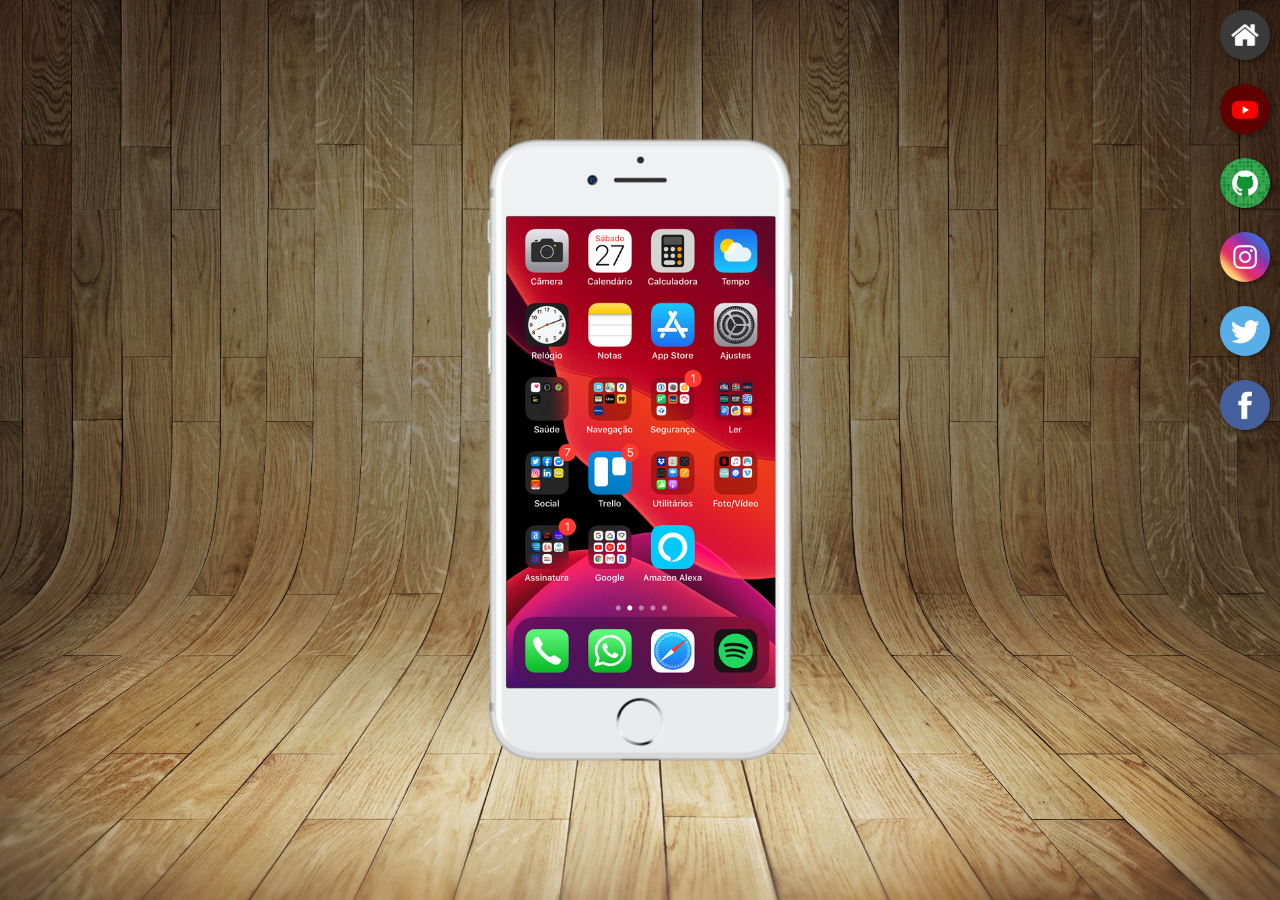
<file: index.html>
<!DOCTYPE html>
<html lang="pt-br">
<head>
    <meta charset="UTF-8">
    <meta name="viewport" content="width=device-width, initial-scale=1.0">
    <title>Projeto Redes Sociais</title>
    <link rel="shortcut icon" href="favicon.ico" type="image/x-icon">
    <link rel="stylesheet" href="estilos/style.css">
</head>
<body>
    <main>
        <section id="telefone">
            <iframe src="home.html" name="tela" id="tela" frameborder="0"></iframe>
        </section>
        <section id="redes-sociais">
            <a href="home.html" target="tela"><img src="imagens/logo-home.jpg" alt="Home"></a><br>
            <a href="youtube.html" target="tela"><img src="imagens/logo-youtube.jpg" alt="YouTube"></a><br>
            <a href="github.html" target="tela"><img src="imagens/logo-github.jpg" alt="Github"></a><br>
            <a href="instagram.html" target="tela"><img src="imagens/logo-instagram.jpg" alt="Instagram"></a><br>
            <a href="twitter.html" target="tela"><img src="imagens/logo-twitter.jpg" alt="Twitter"></a><br>
            <a href="facebook.html" target="tela"><img src="imagens/logo-facebook.jpg" alt="Facebook"></a>
        </section>
    </main>
</body>
</html>
</file>
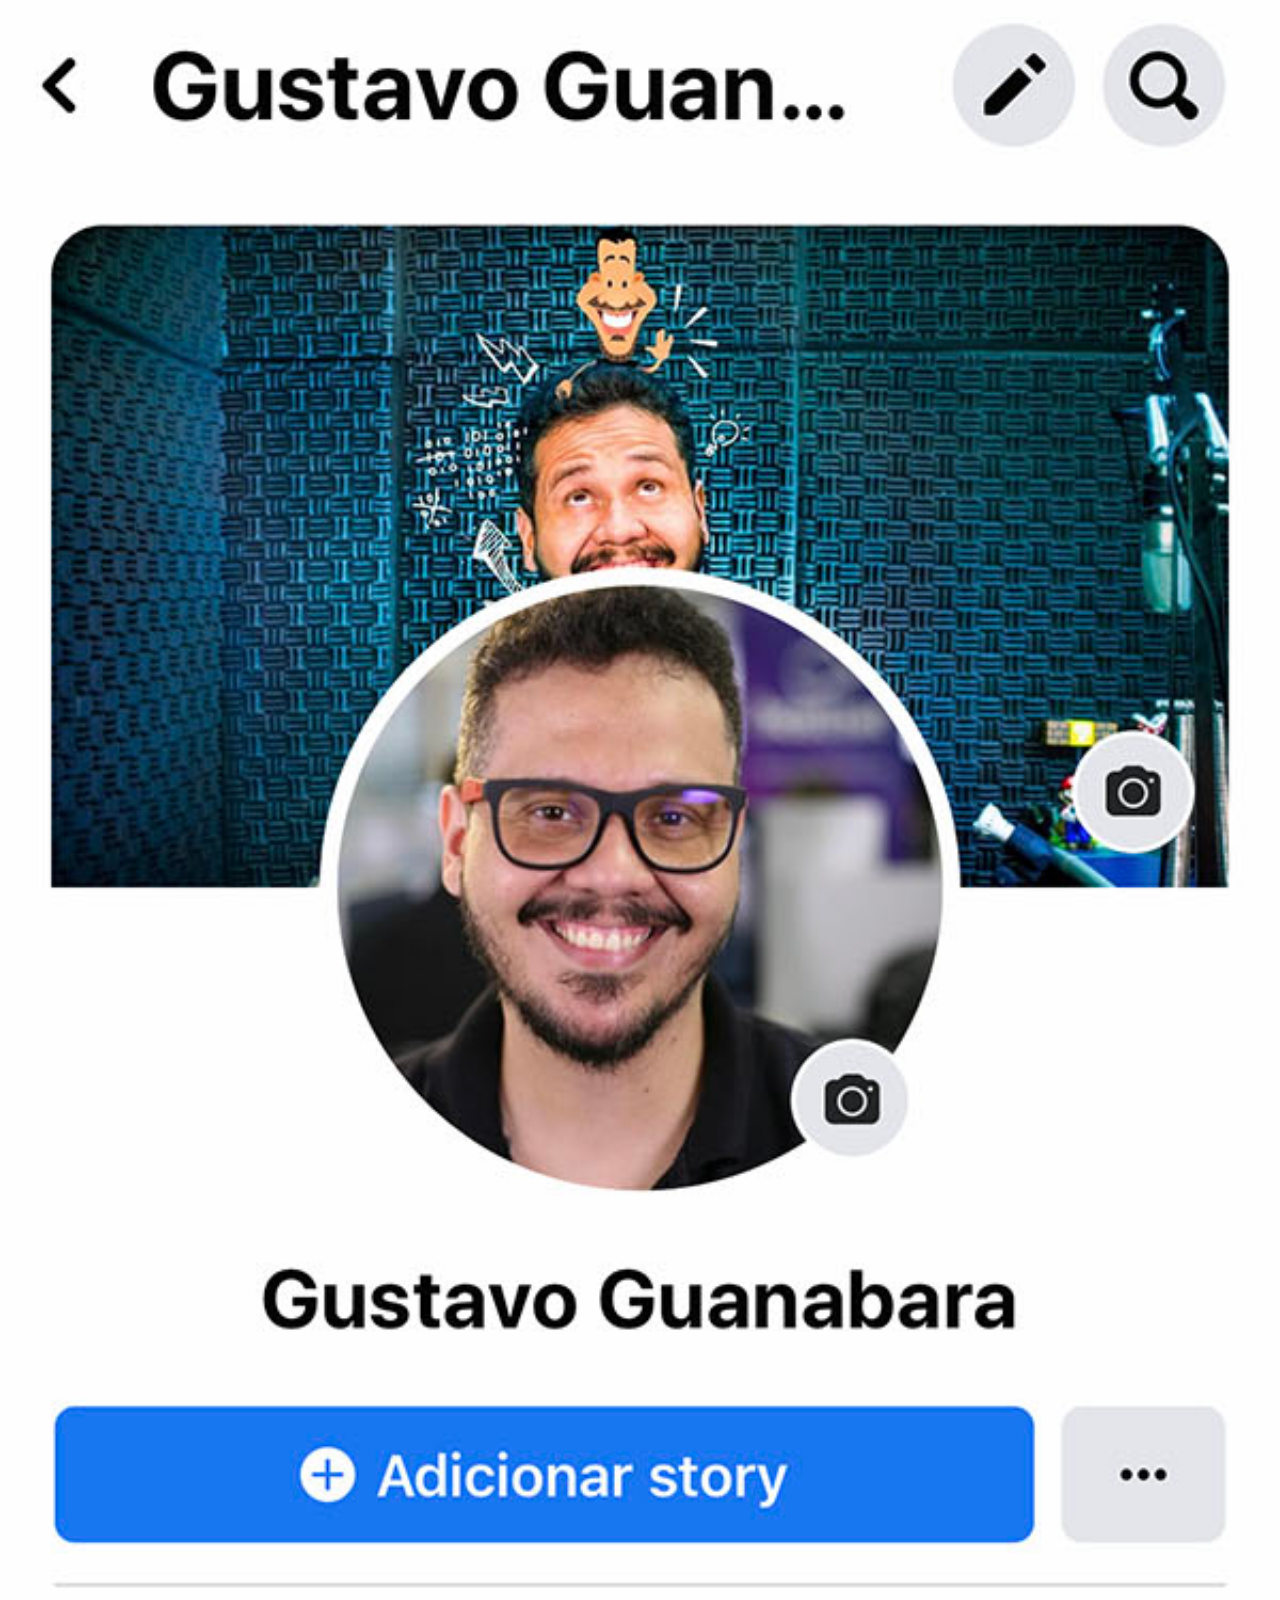
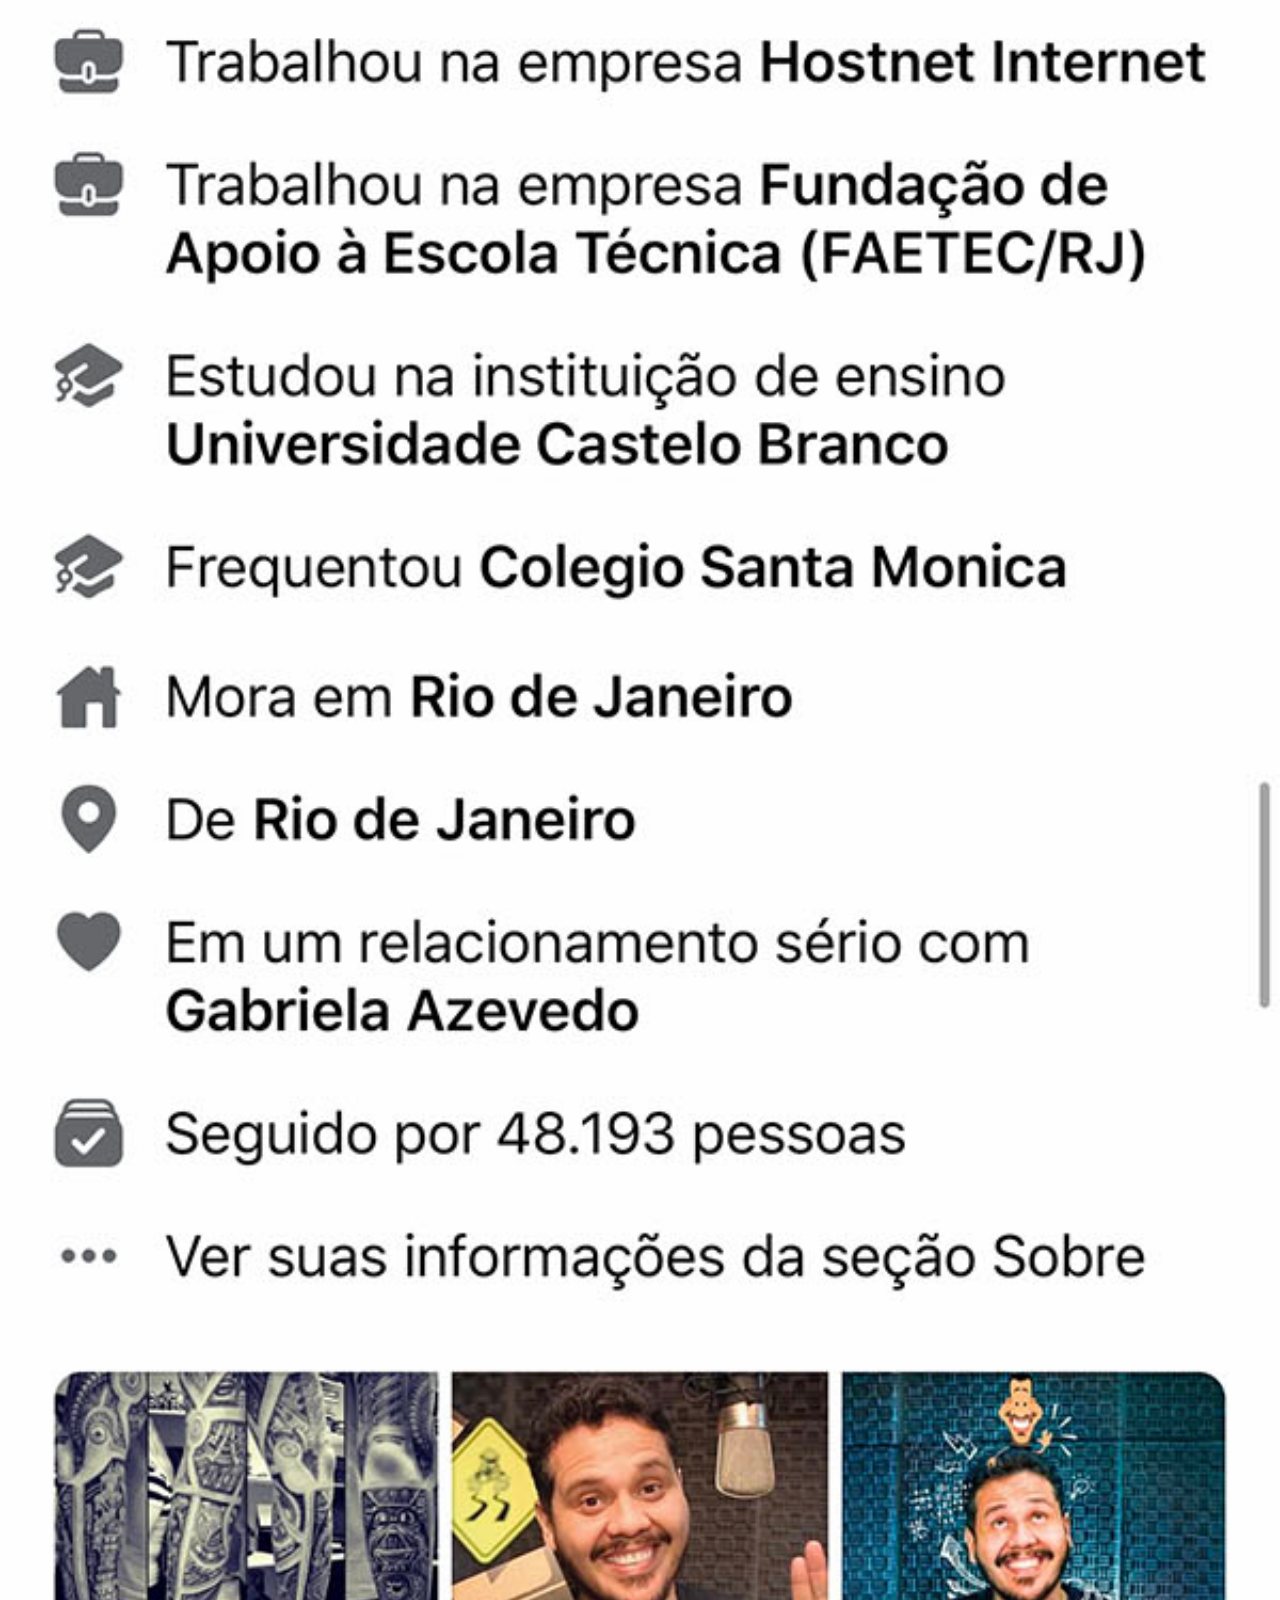
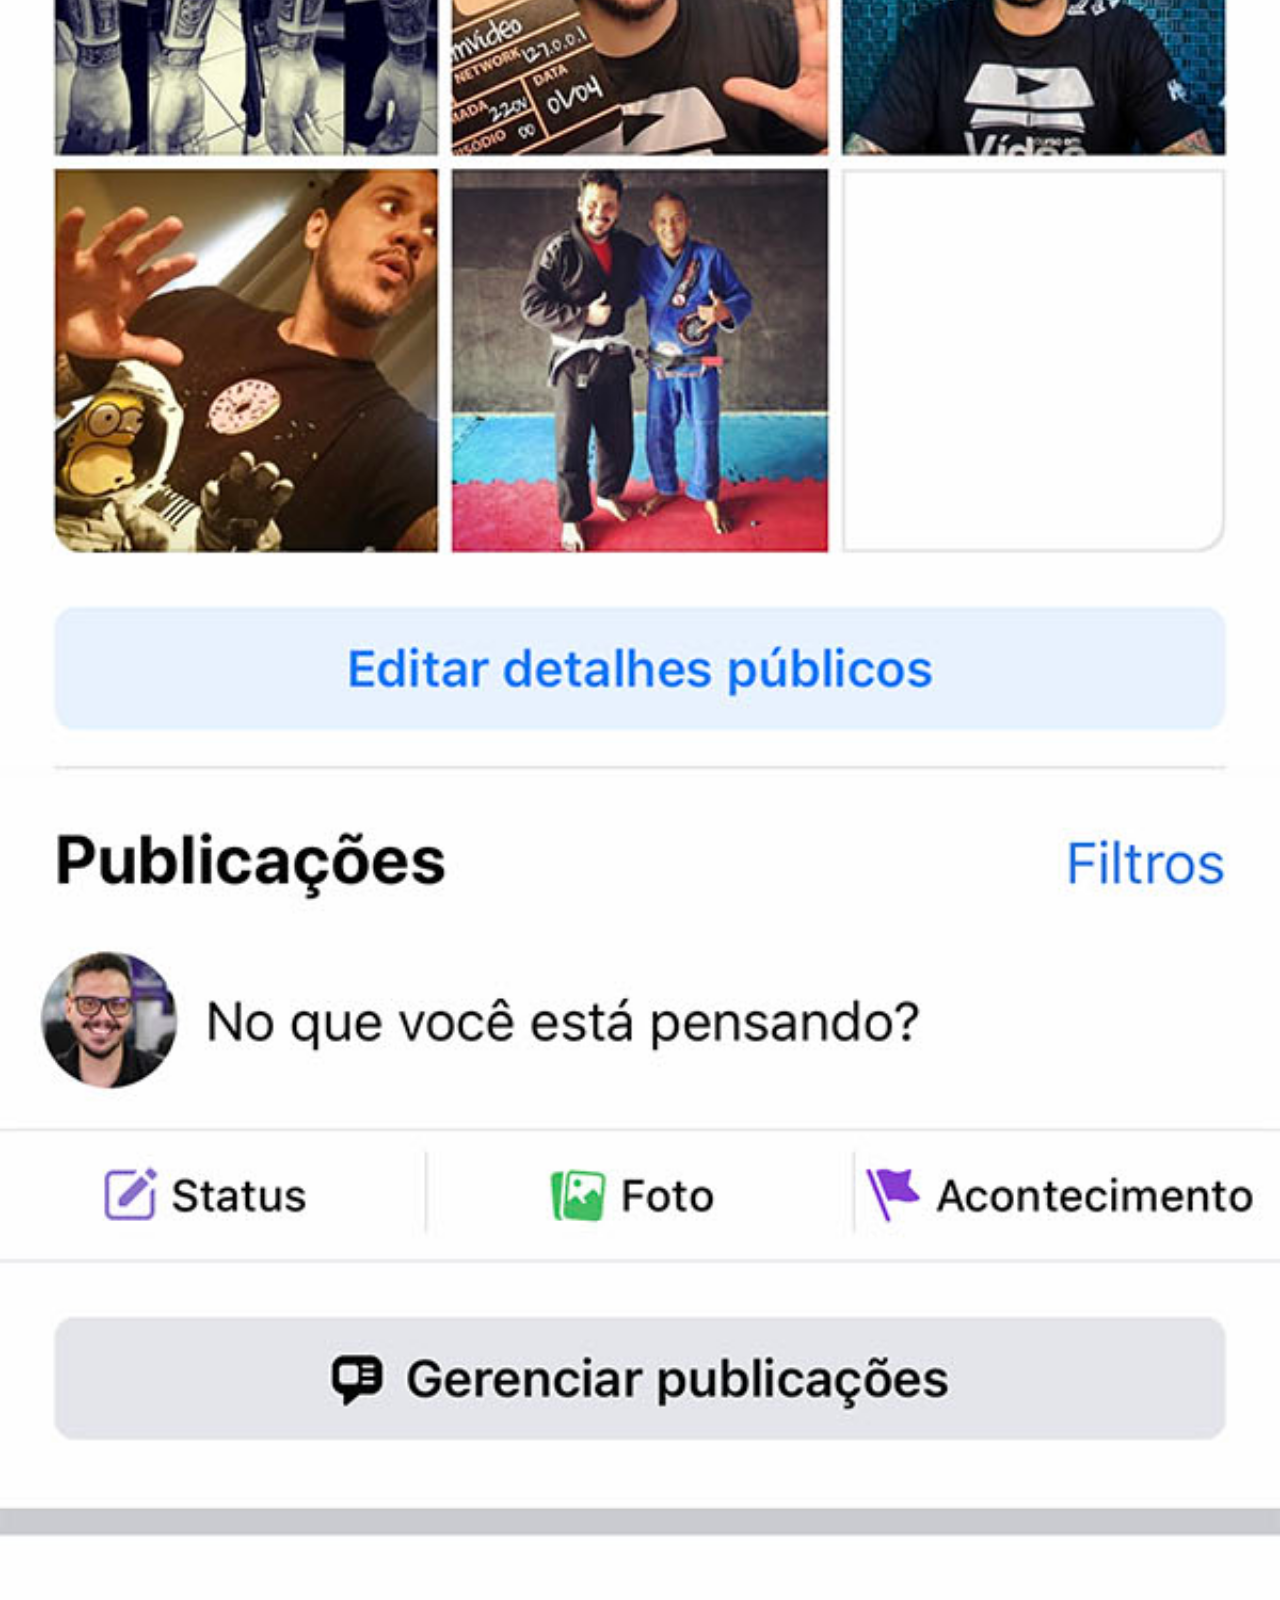
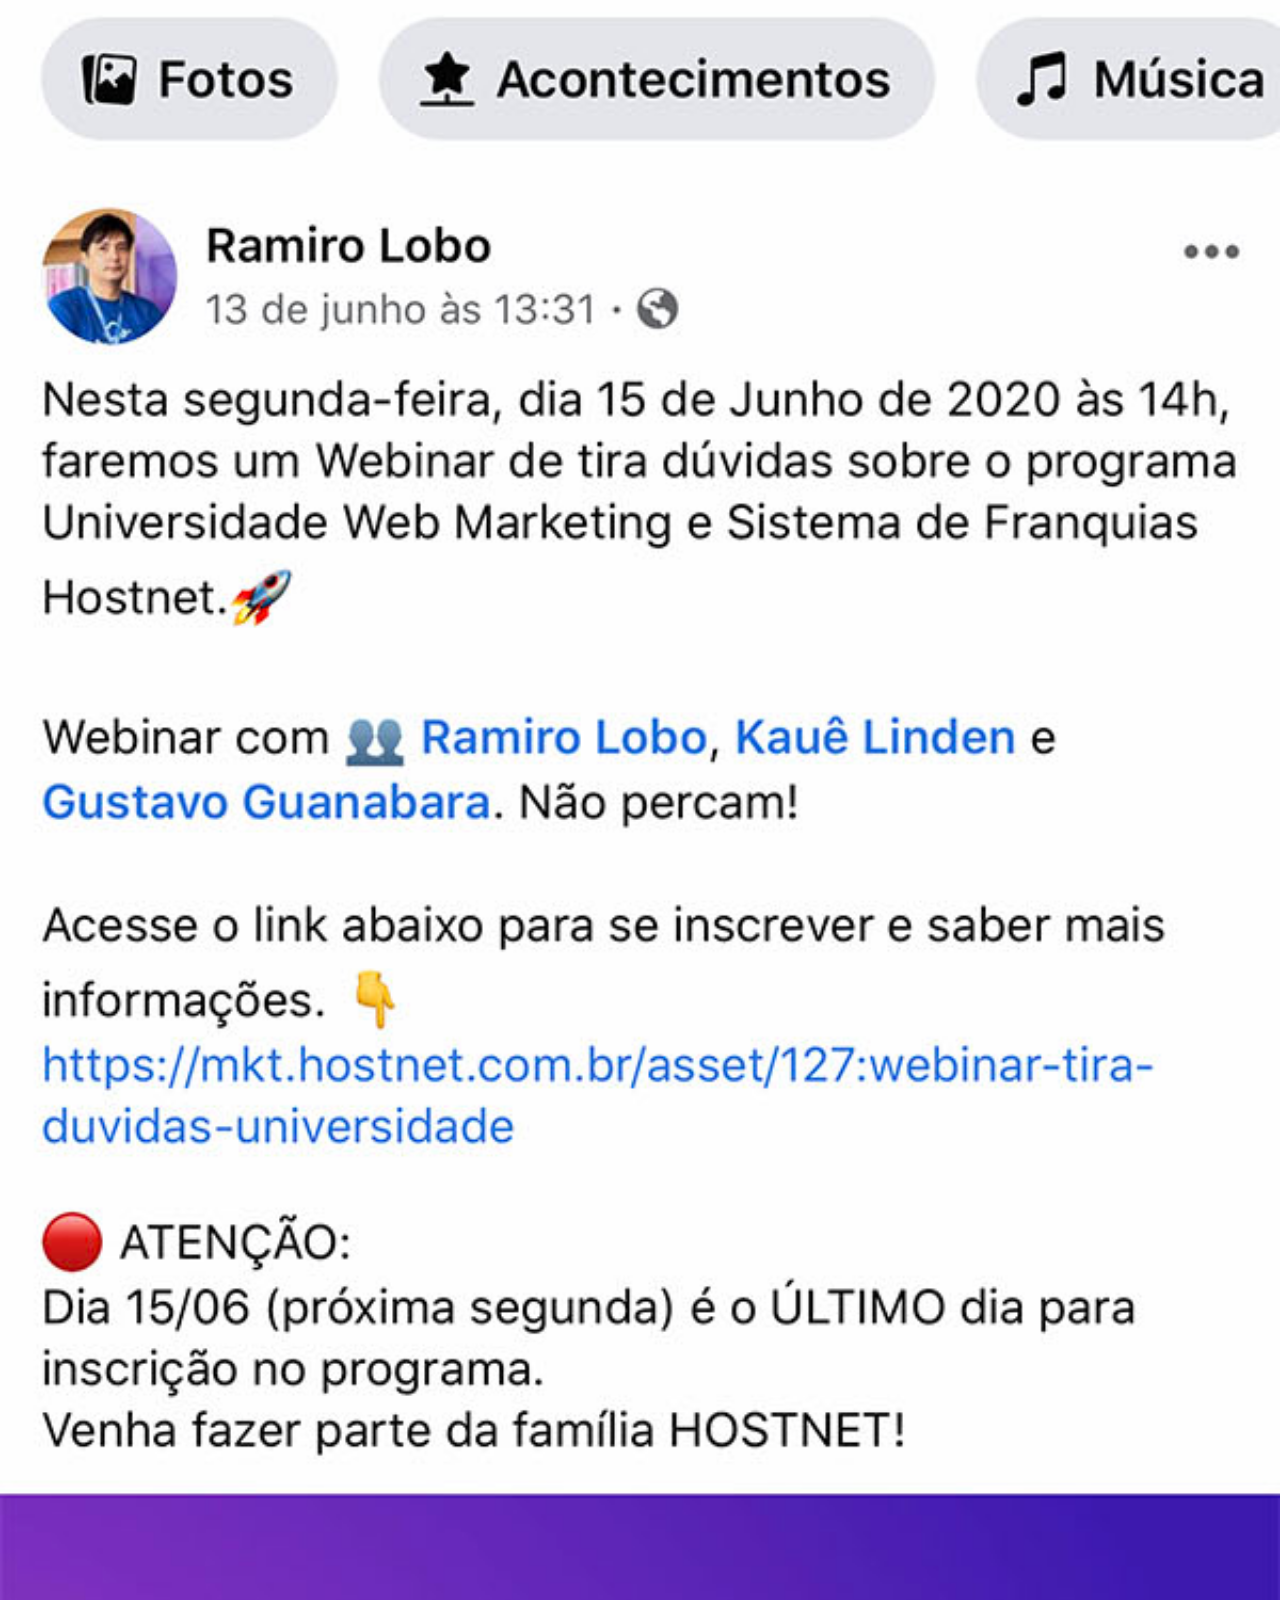
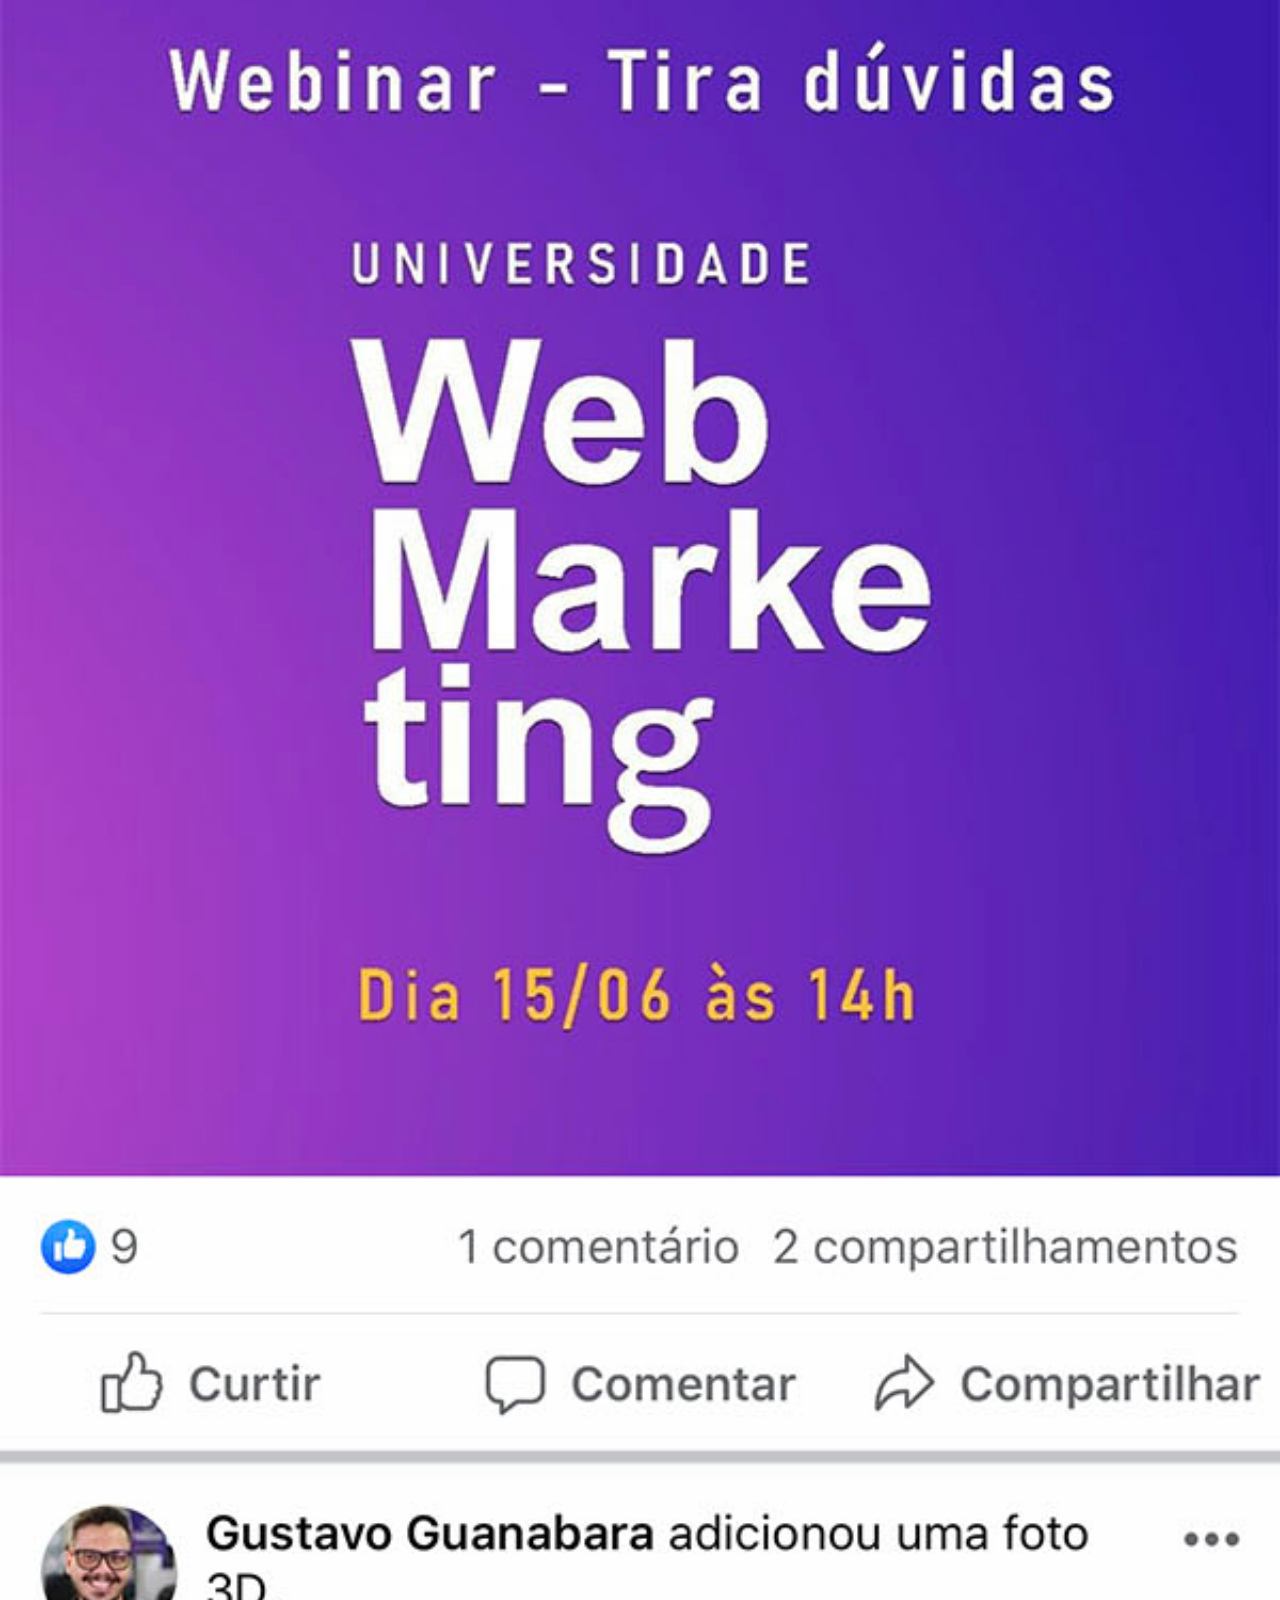
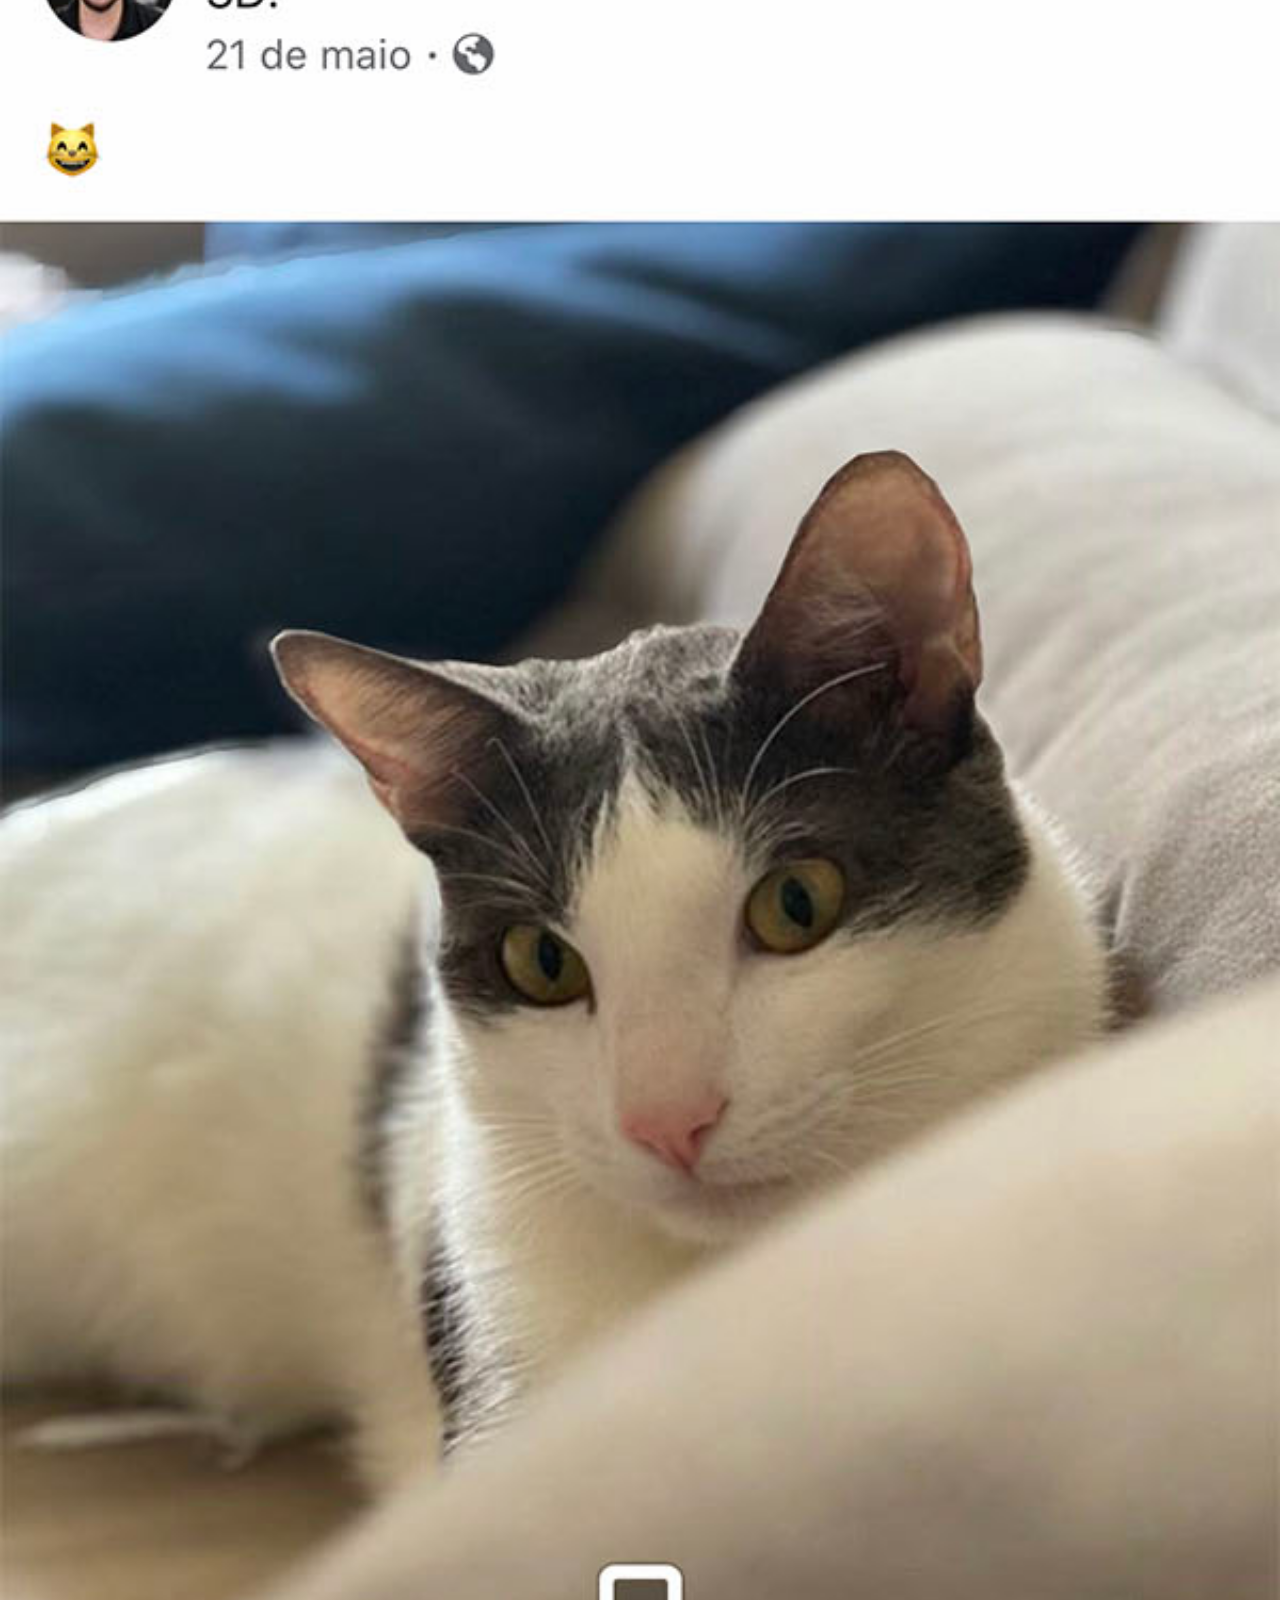
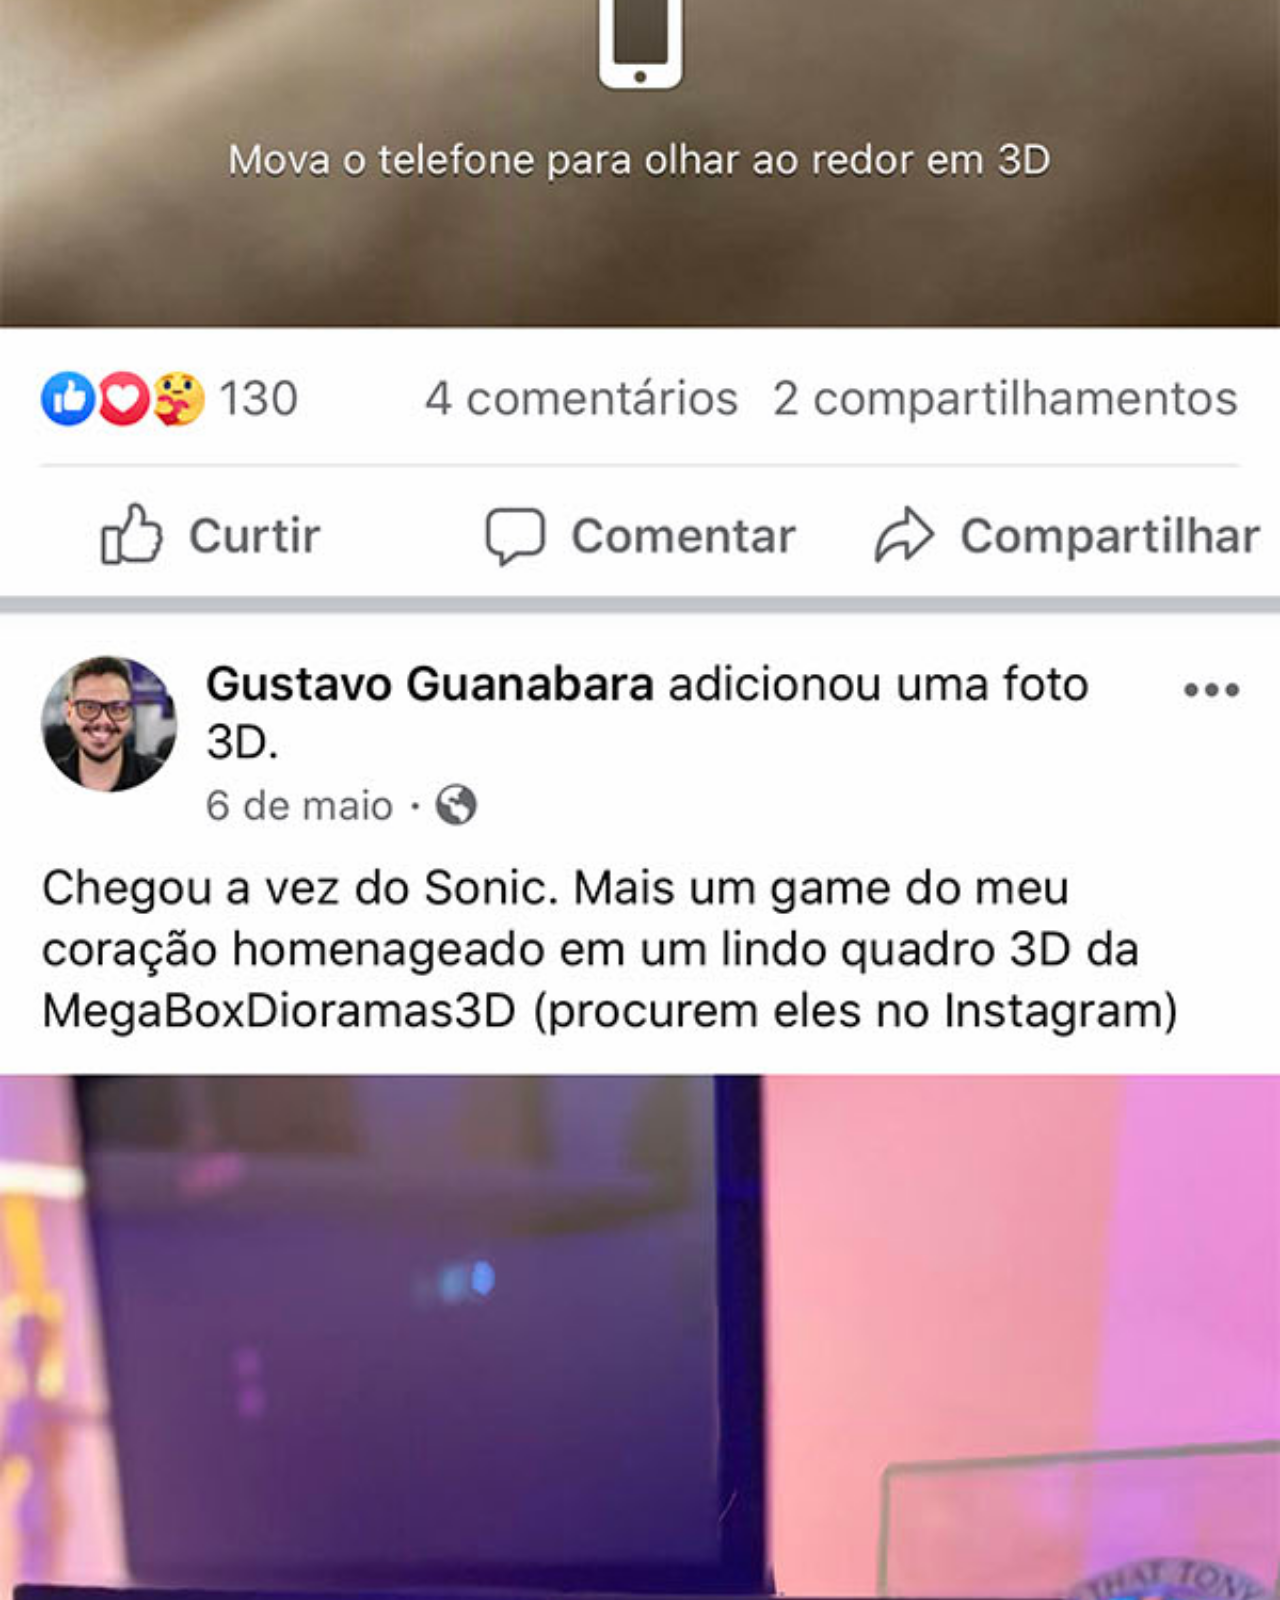
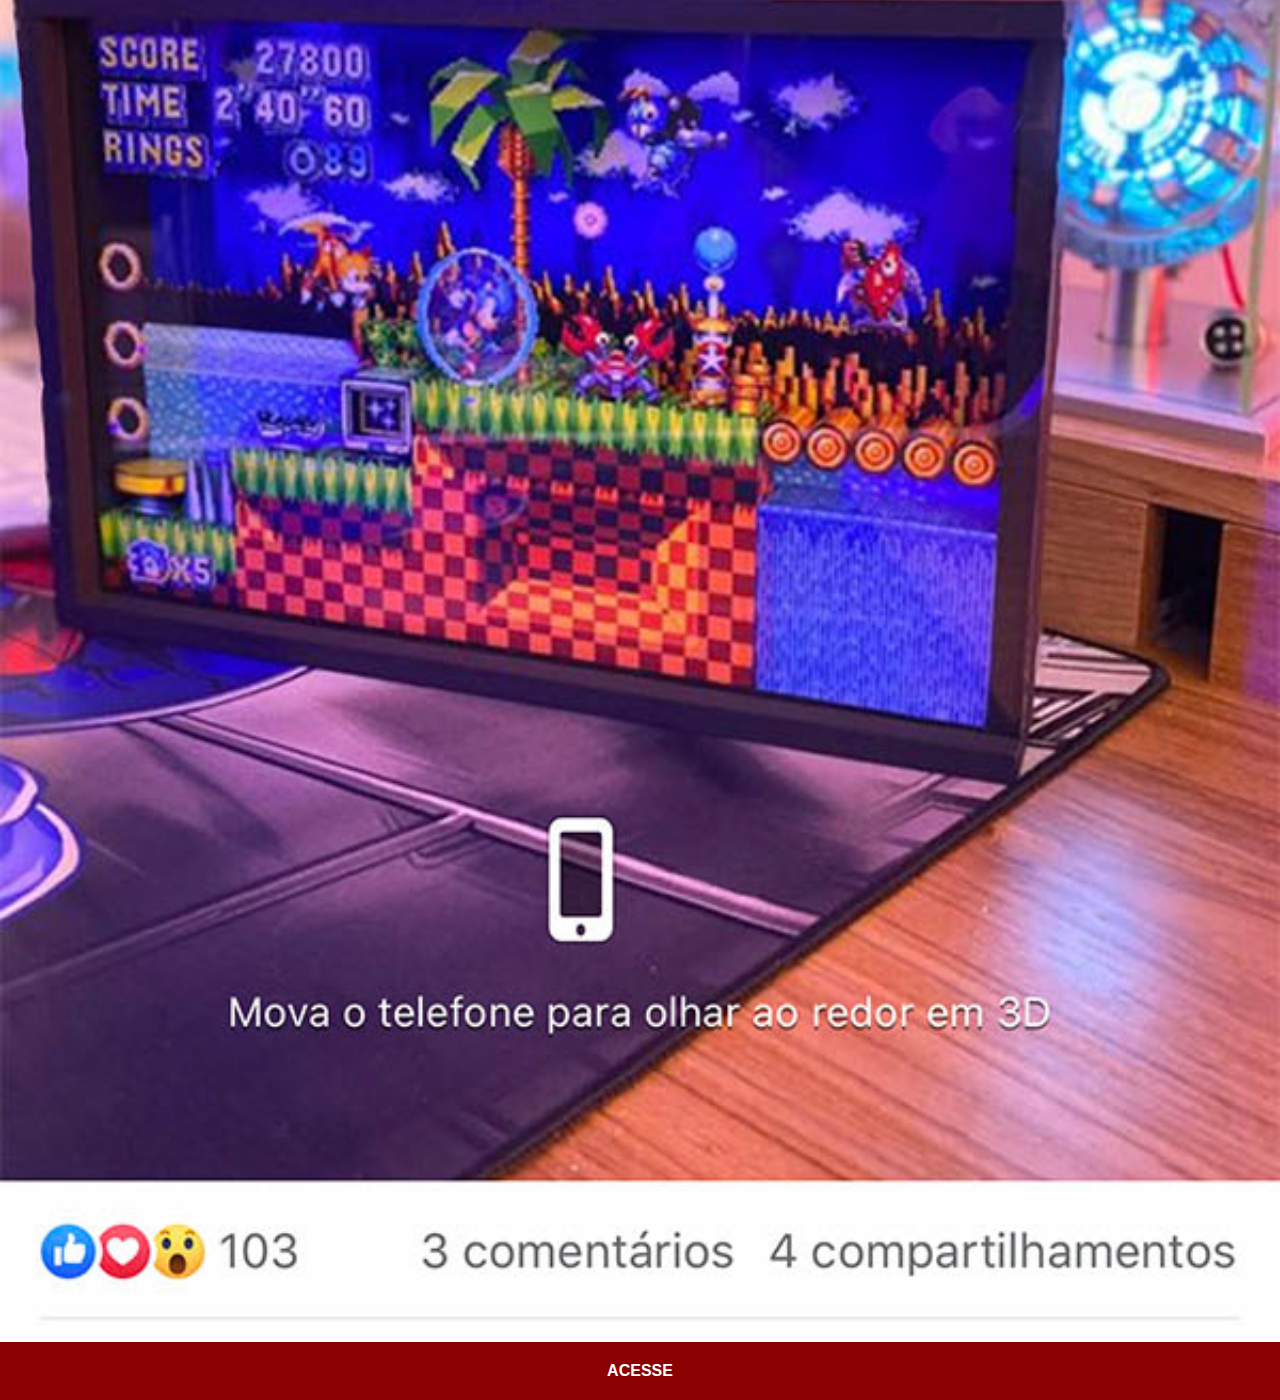
<file: facebook.html>
<!DOCTYPE html>
<html lang="pt-br">
<head>
    <meta charset="UTF-8">
    <meta name="viewport" content="width=device-width, initial-scale=1.0">
    <title>Facebook</title>
    <link rel="stylesheet" href="estilos/social.css">
</head>
<body>
    <img src="imagens/tela-facebook.jpg" alt="Facebook">
    <a href="https://www.facebook.com/?locale=pt_BR" target="_blank">ACESSE</a>
</body>
</html>
</file>
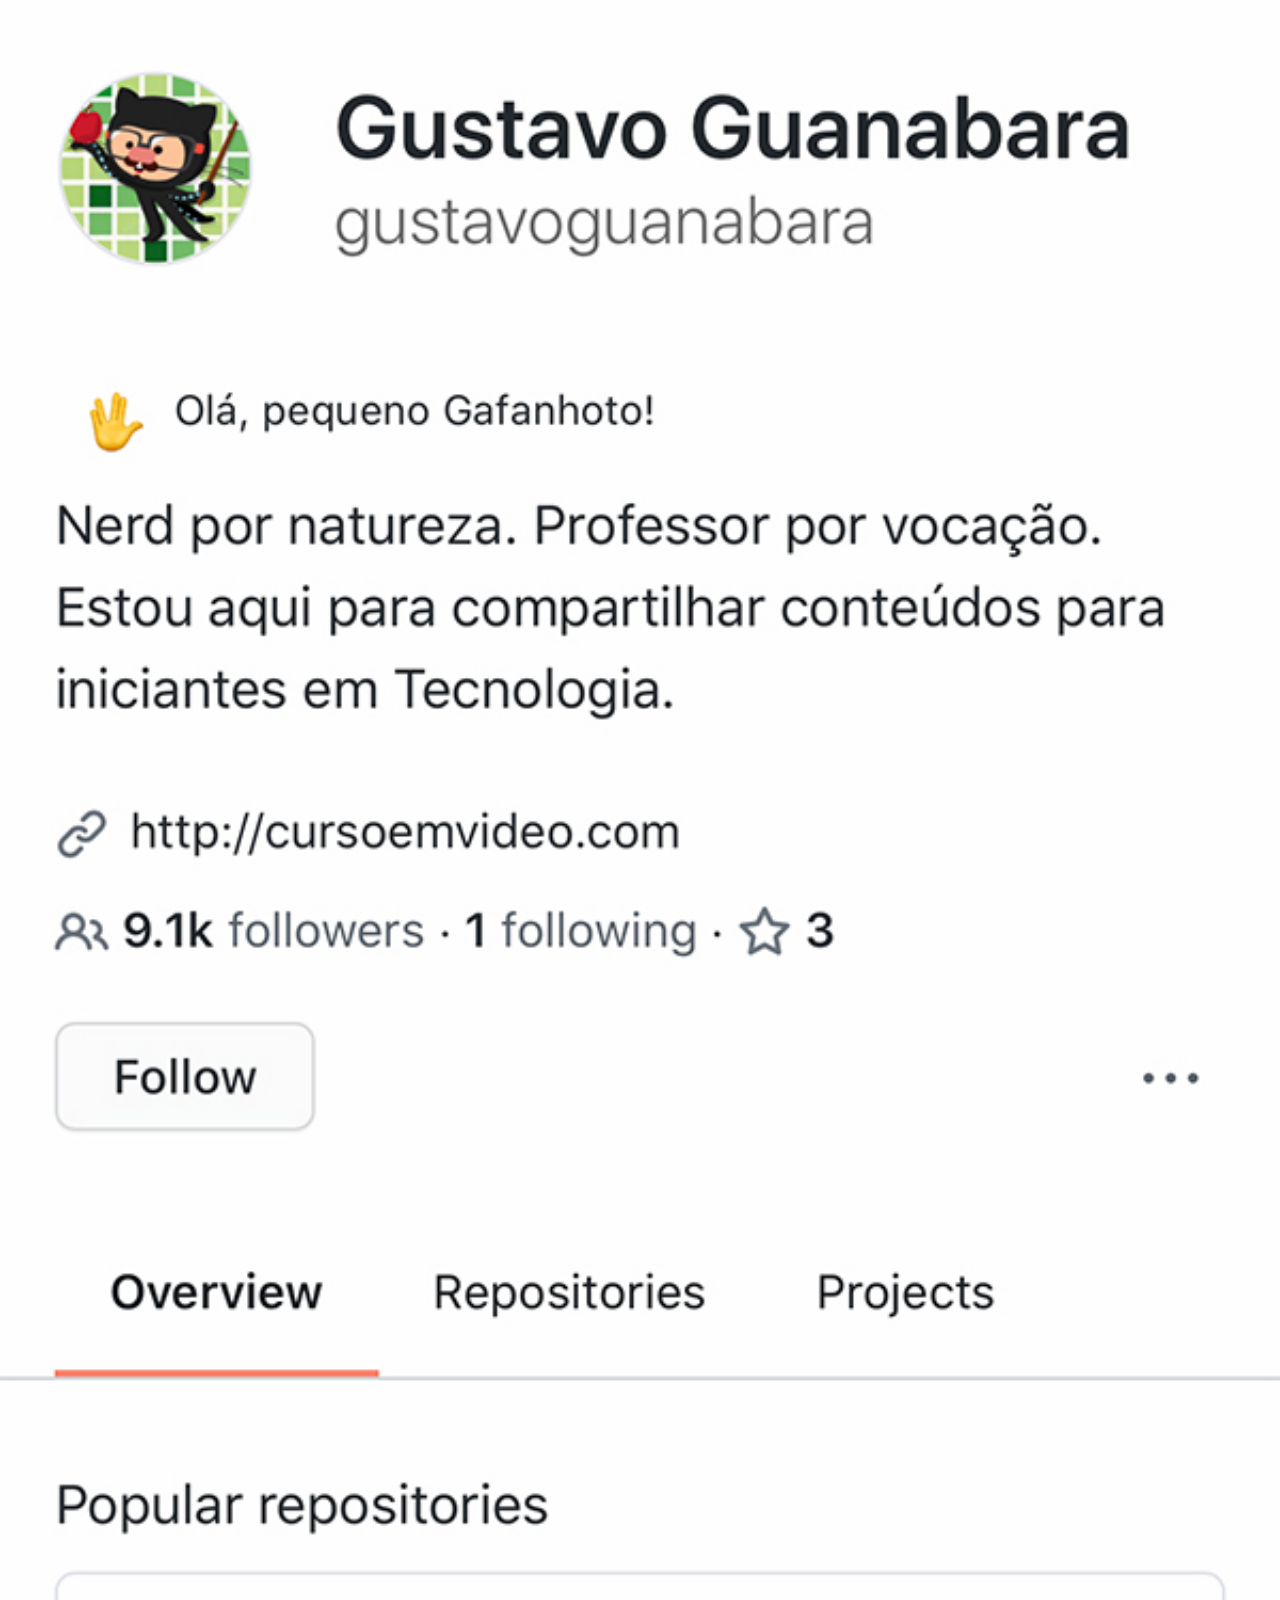
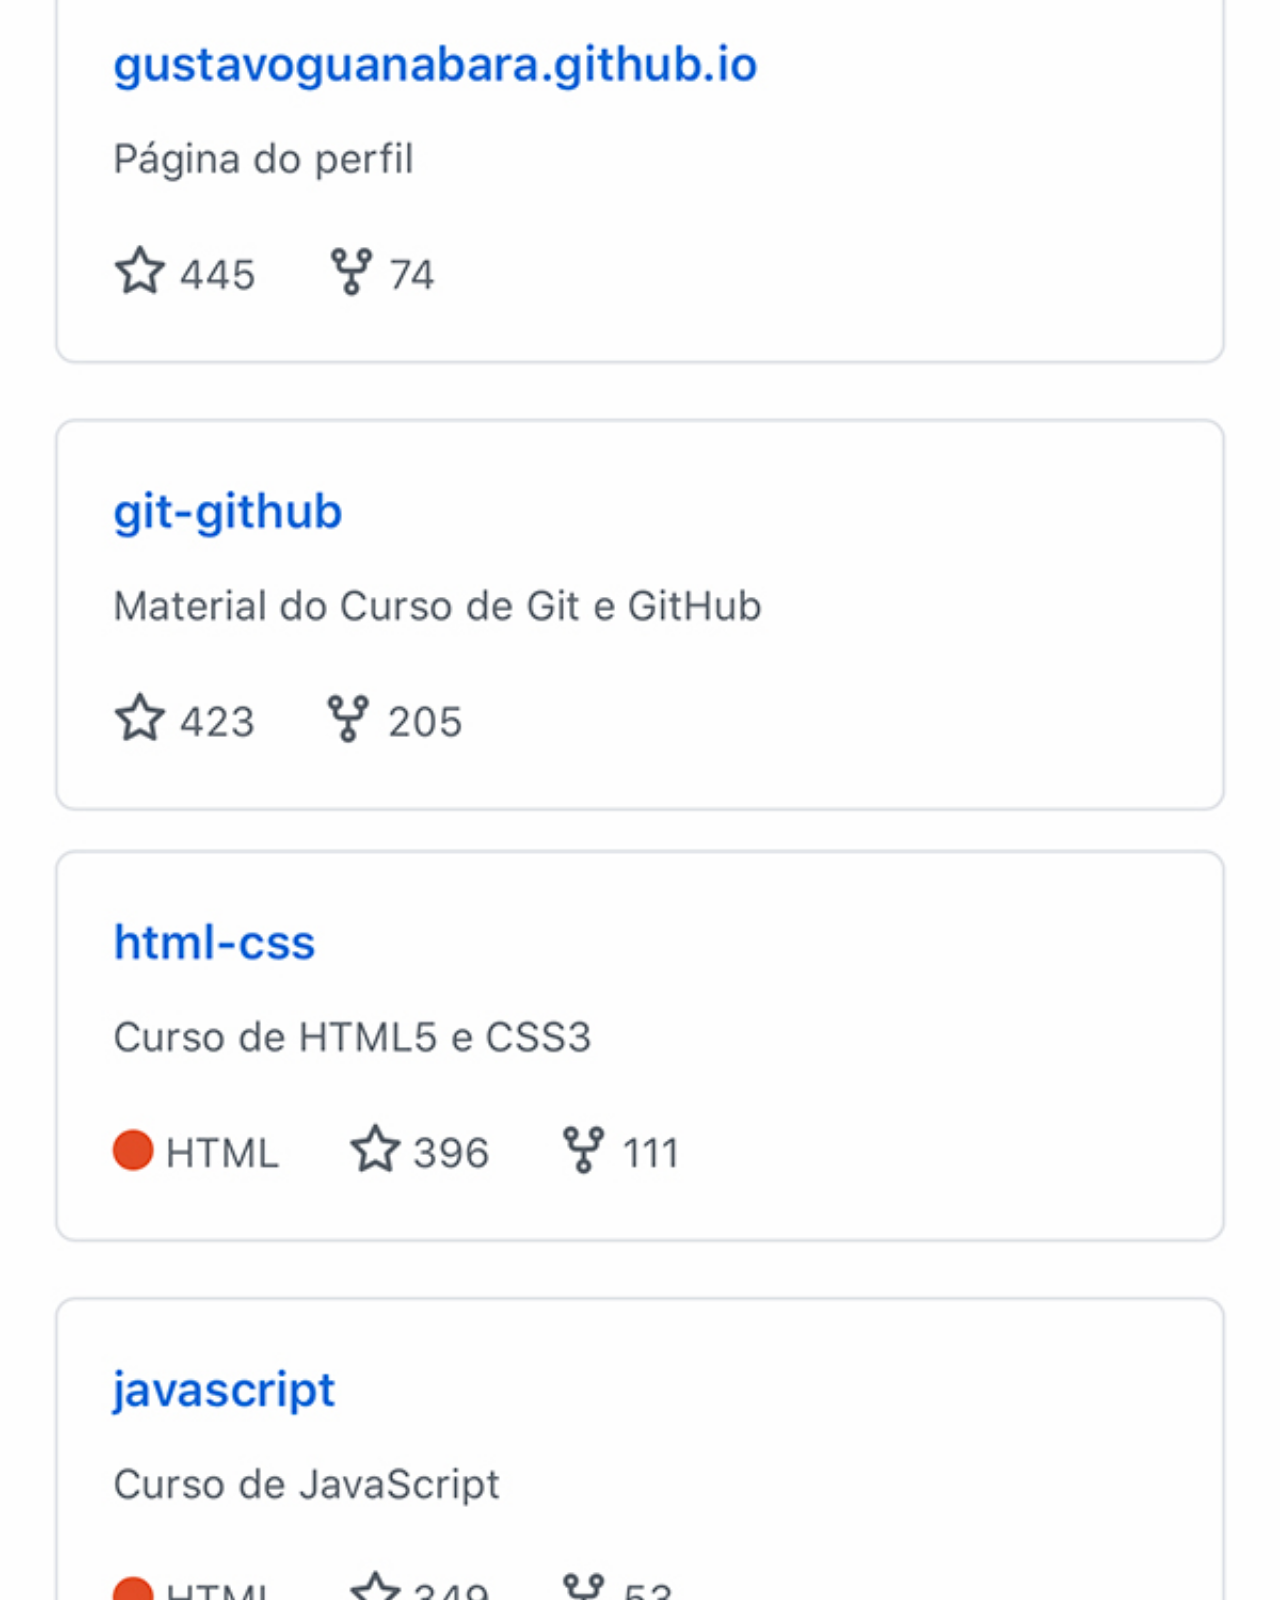
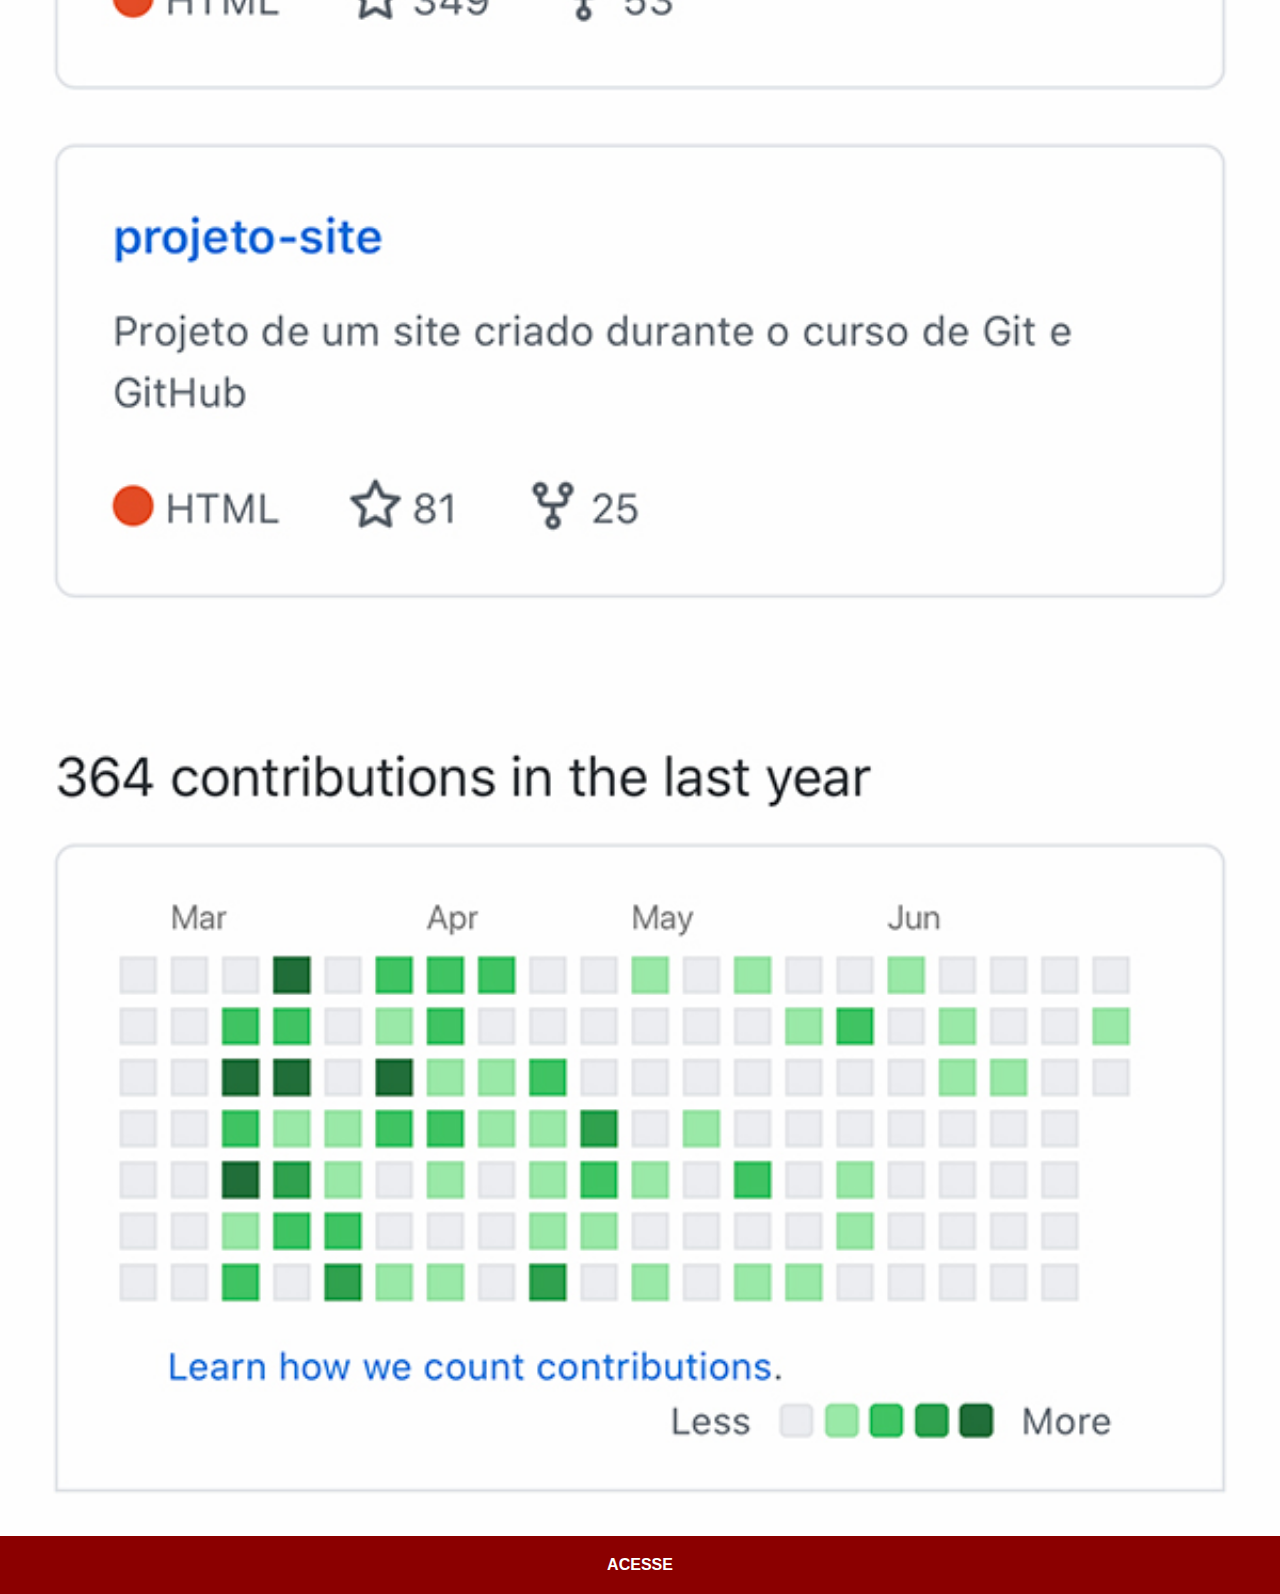
<file: github.html>
<!DOCTYPE html>
<html lang="pt-br">
<head>
    <meta charset="UTF-8">
    <meta name="viewport" content="width=device-width, initial-scale=1.0">
    <title>GitHub</title>
    <link rel="stylesheet" href="estilos/social.css">
</head>
<body>
    <img src="imagens/tela-github.jpg" alt="GitHub">
    <a href="https://github.com/edvanioteixeira" target="_blank">ACESSE</a>
</body>
</html>
</file>
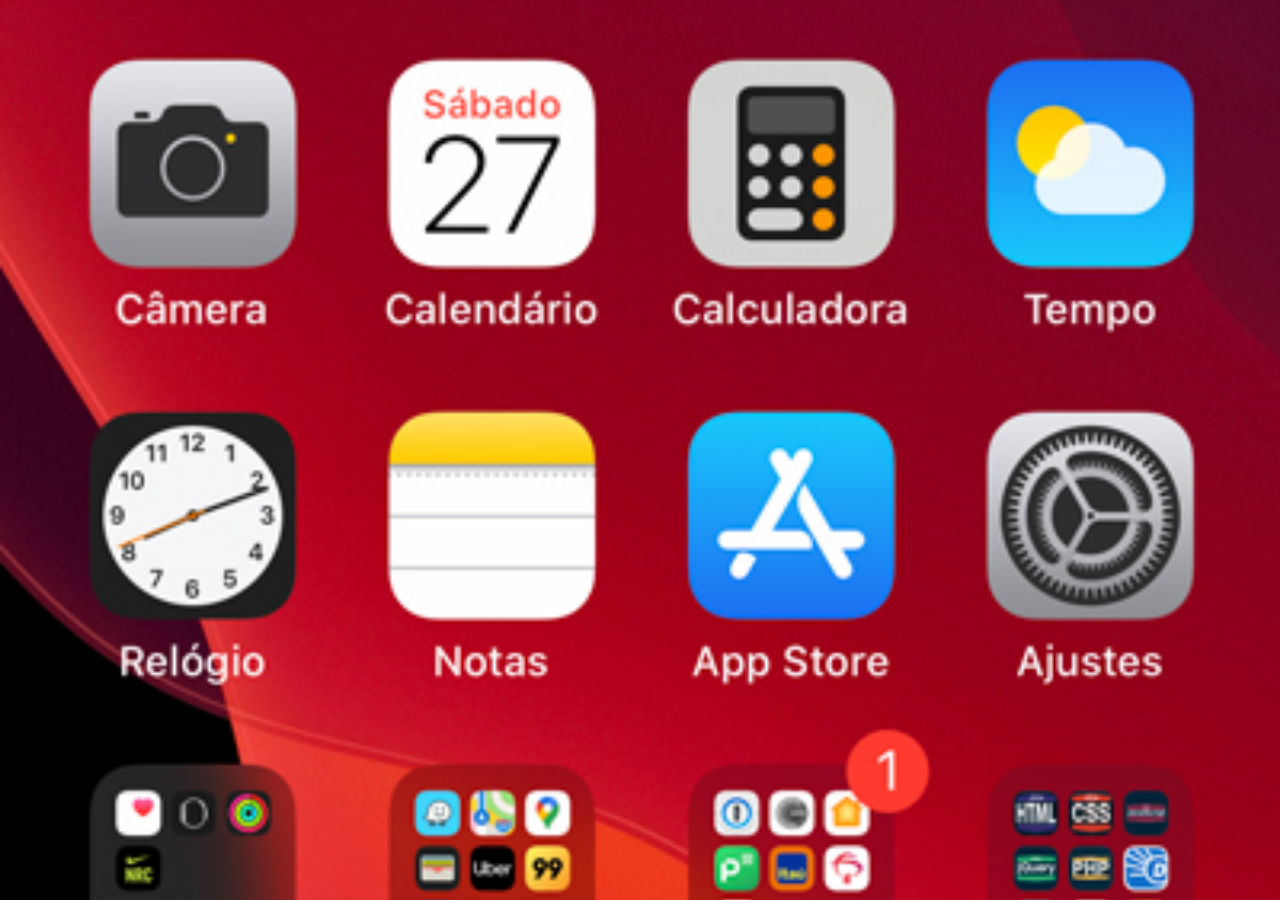
<file: home.html>
<!DOCTYPE html>
<html lang="pt-br">
<head>
    <meta charset="UTF-8">
    <meta name="viewport" content="width=device-width, initial-scale=1.0">
    <title>Home</title>
    <style>
        * {
            margin: 0px;
            padding: 0px;
        }

        body {
            width: 100vw;
            height: 100vh;
            background: black url('imagens/tela-home.jpg') no-repeat top center;
            background-size: cover;
        }
    </style>
</head>
<body>
    
</body>
</html>
</file>
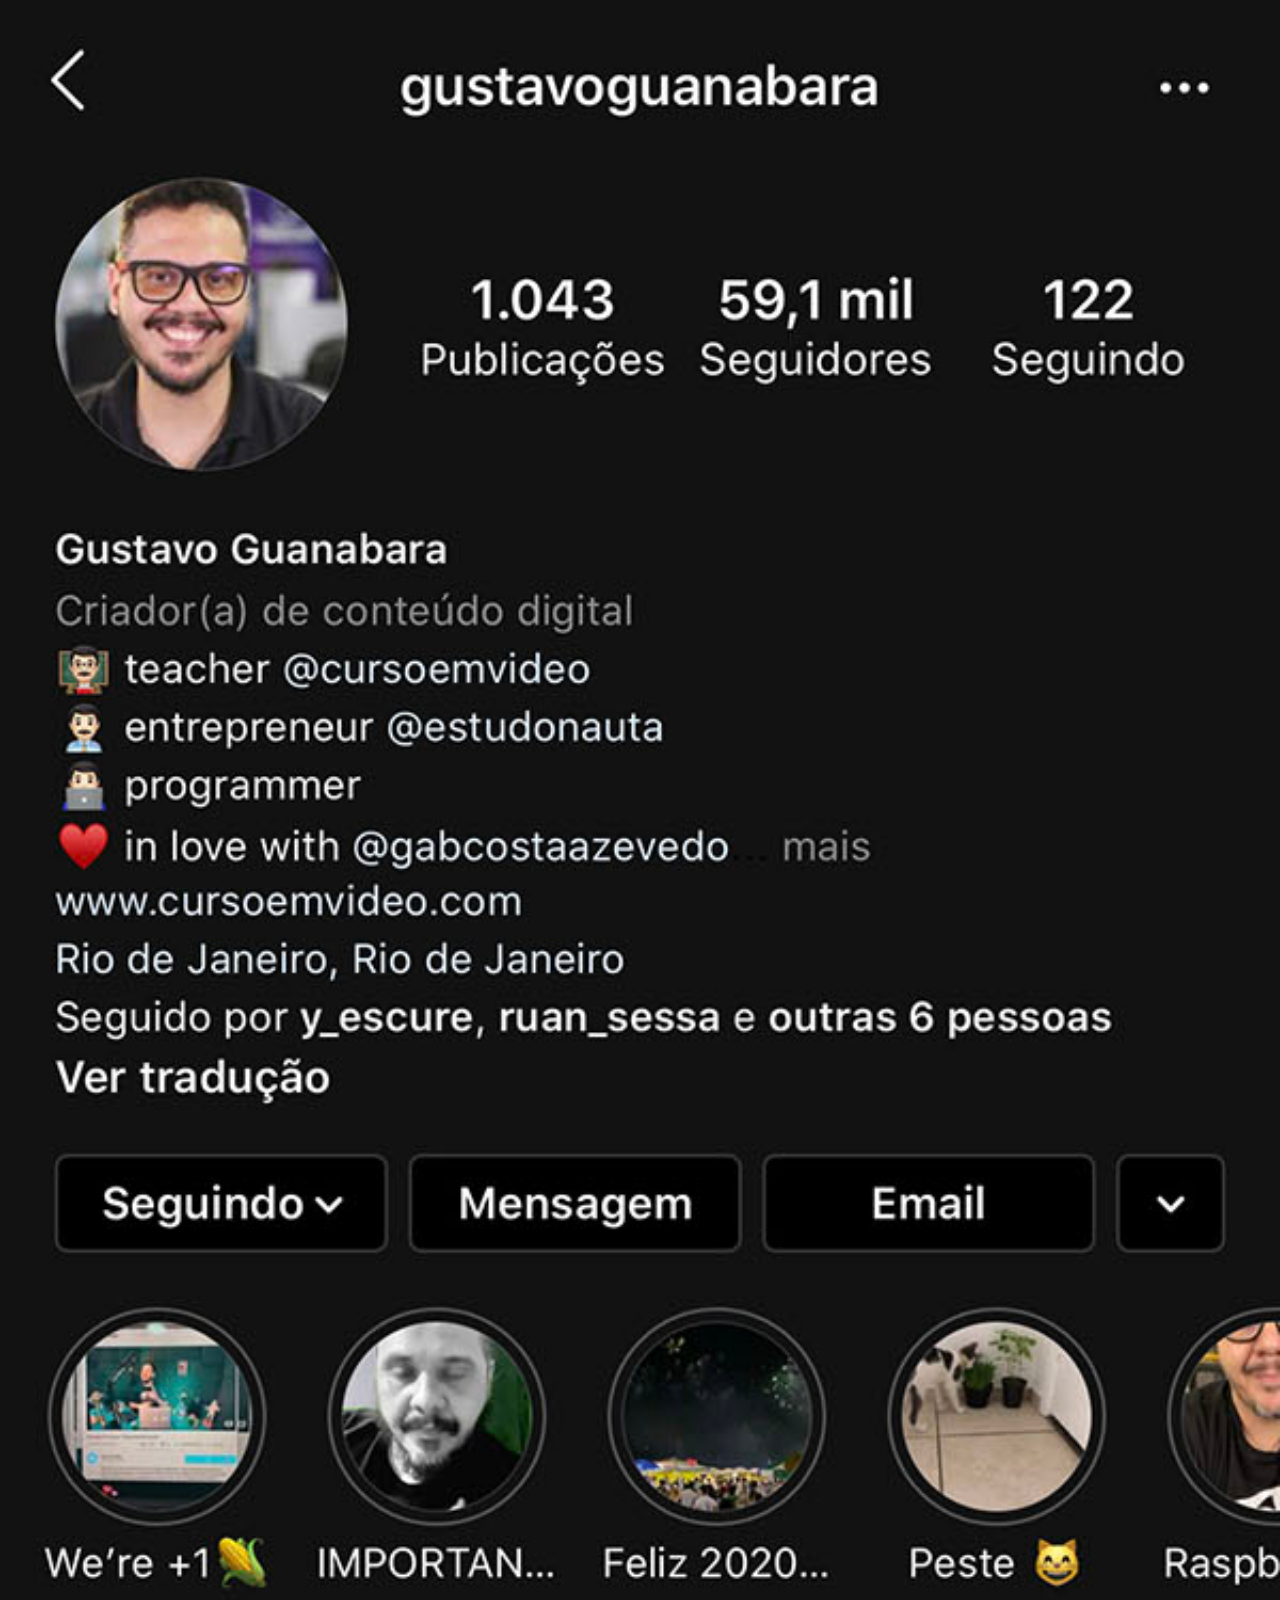
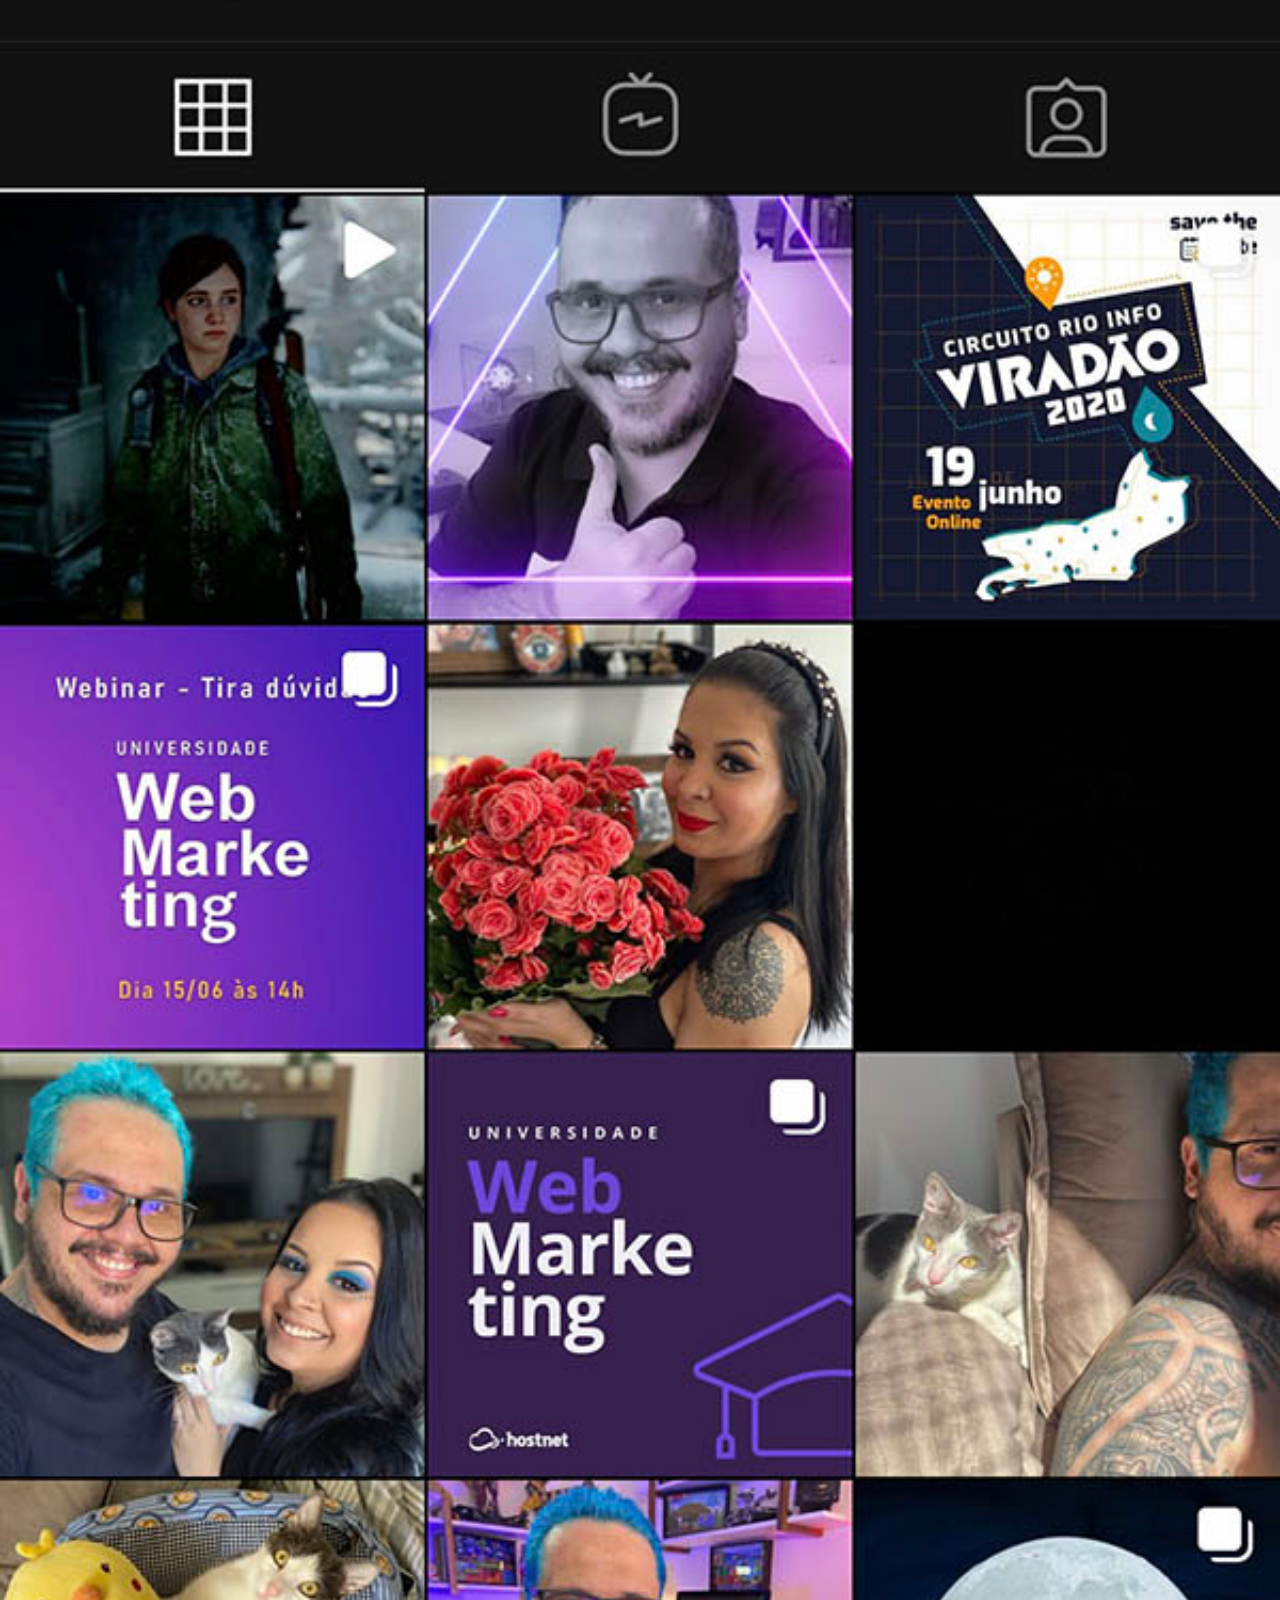
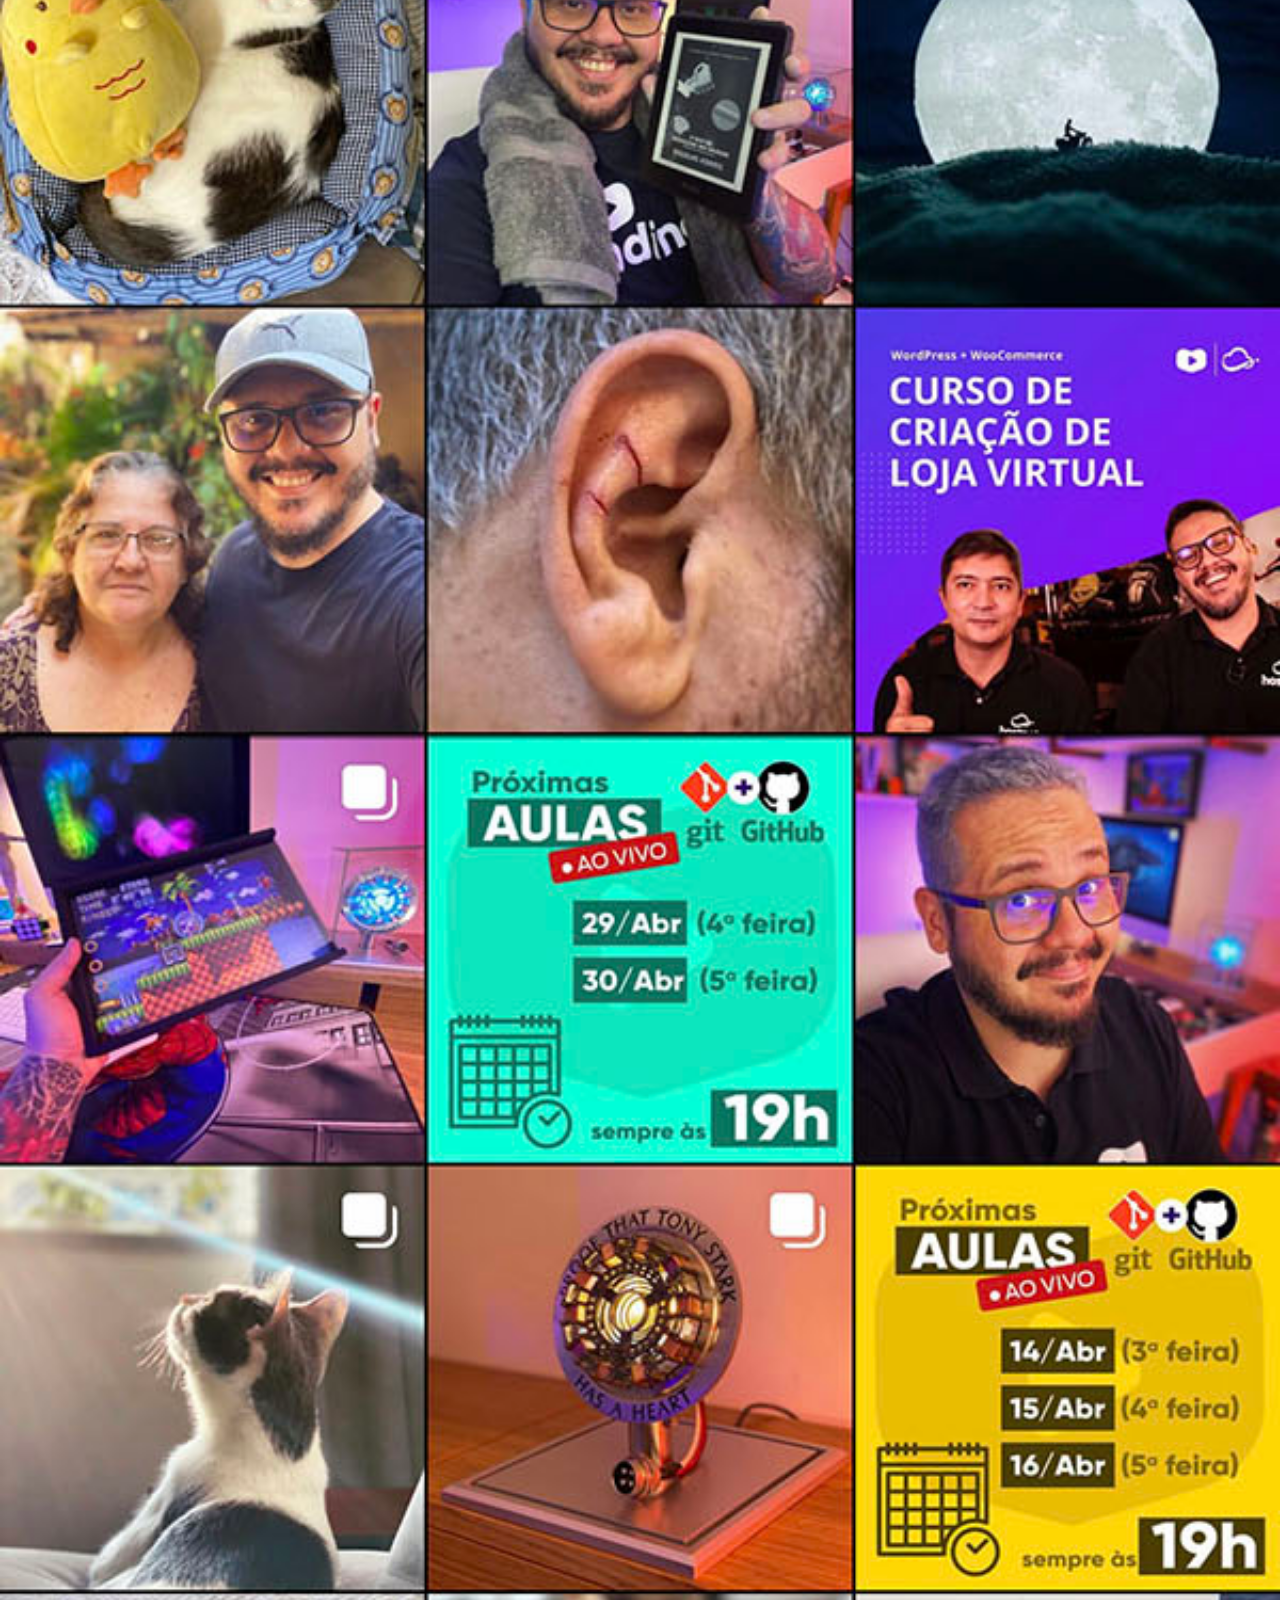
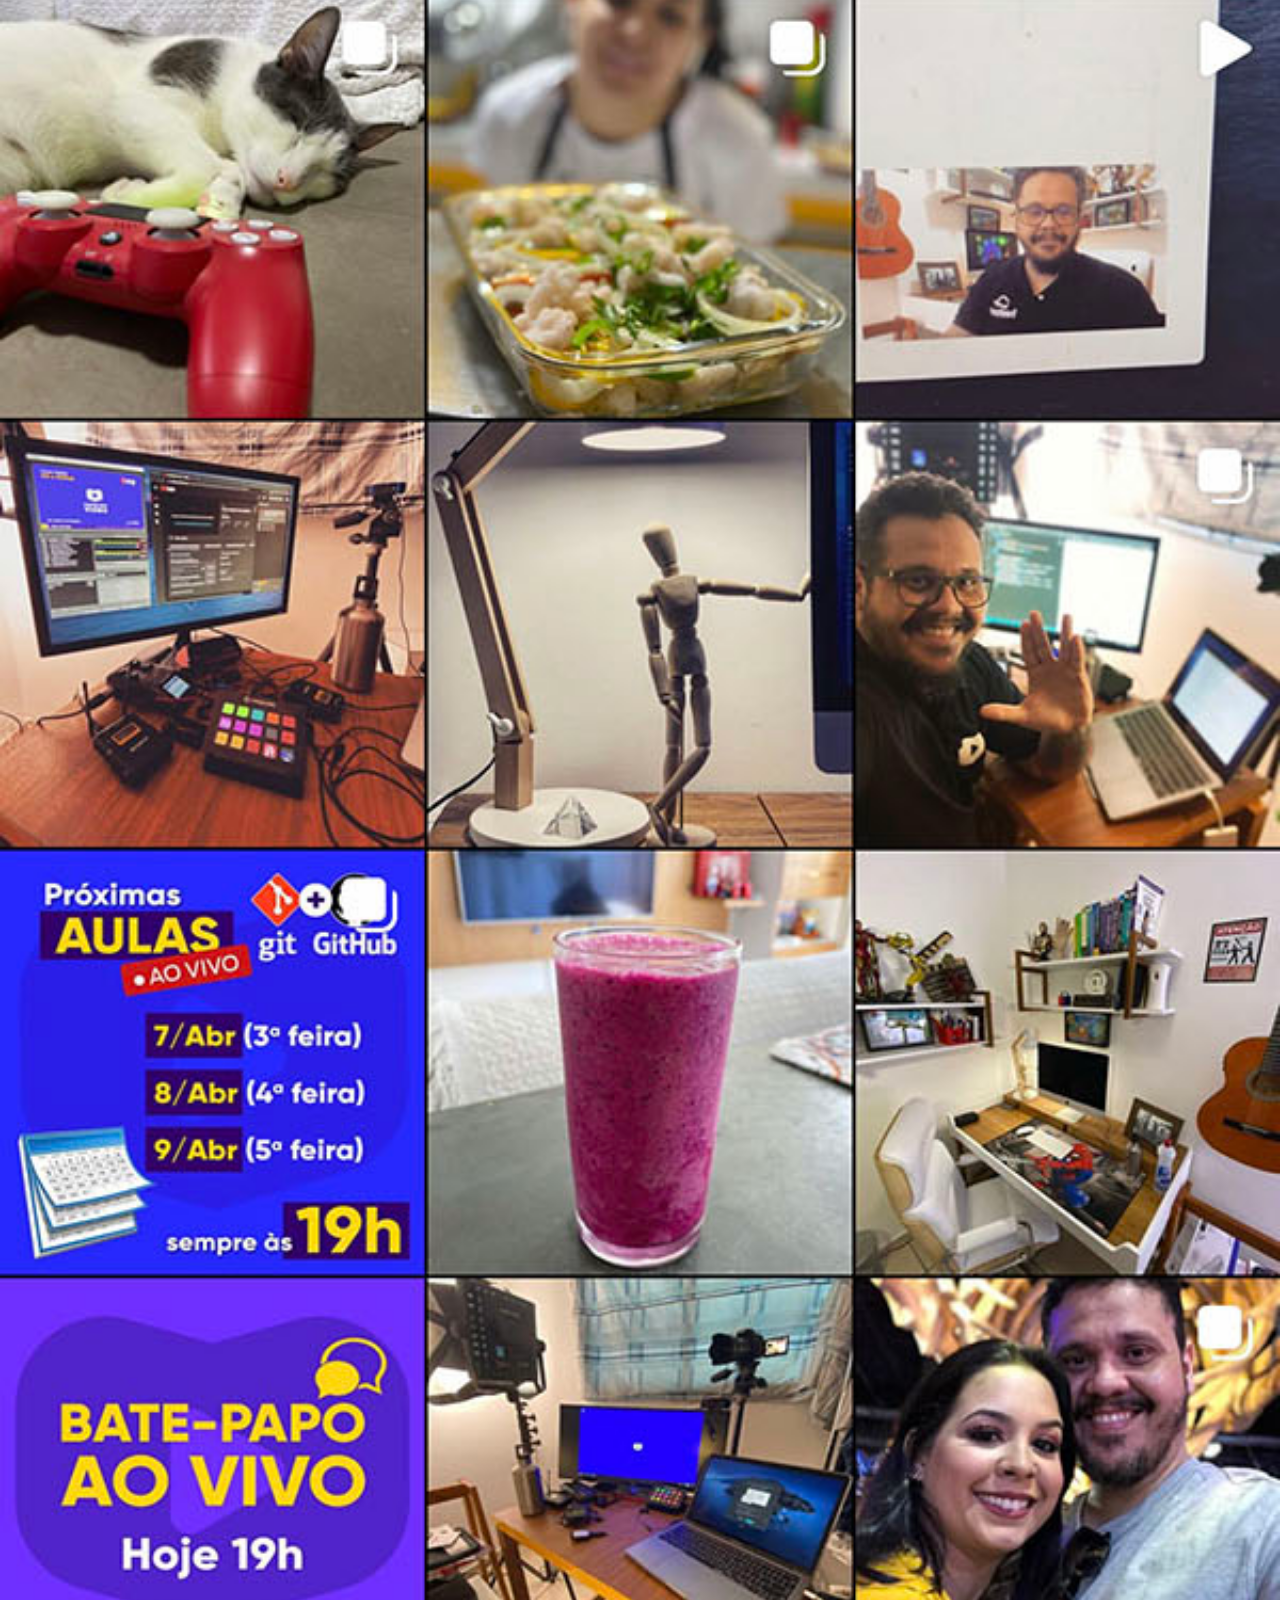
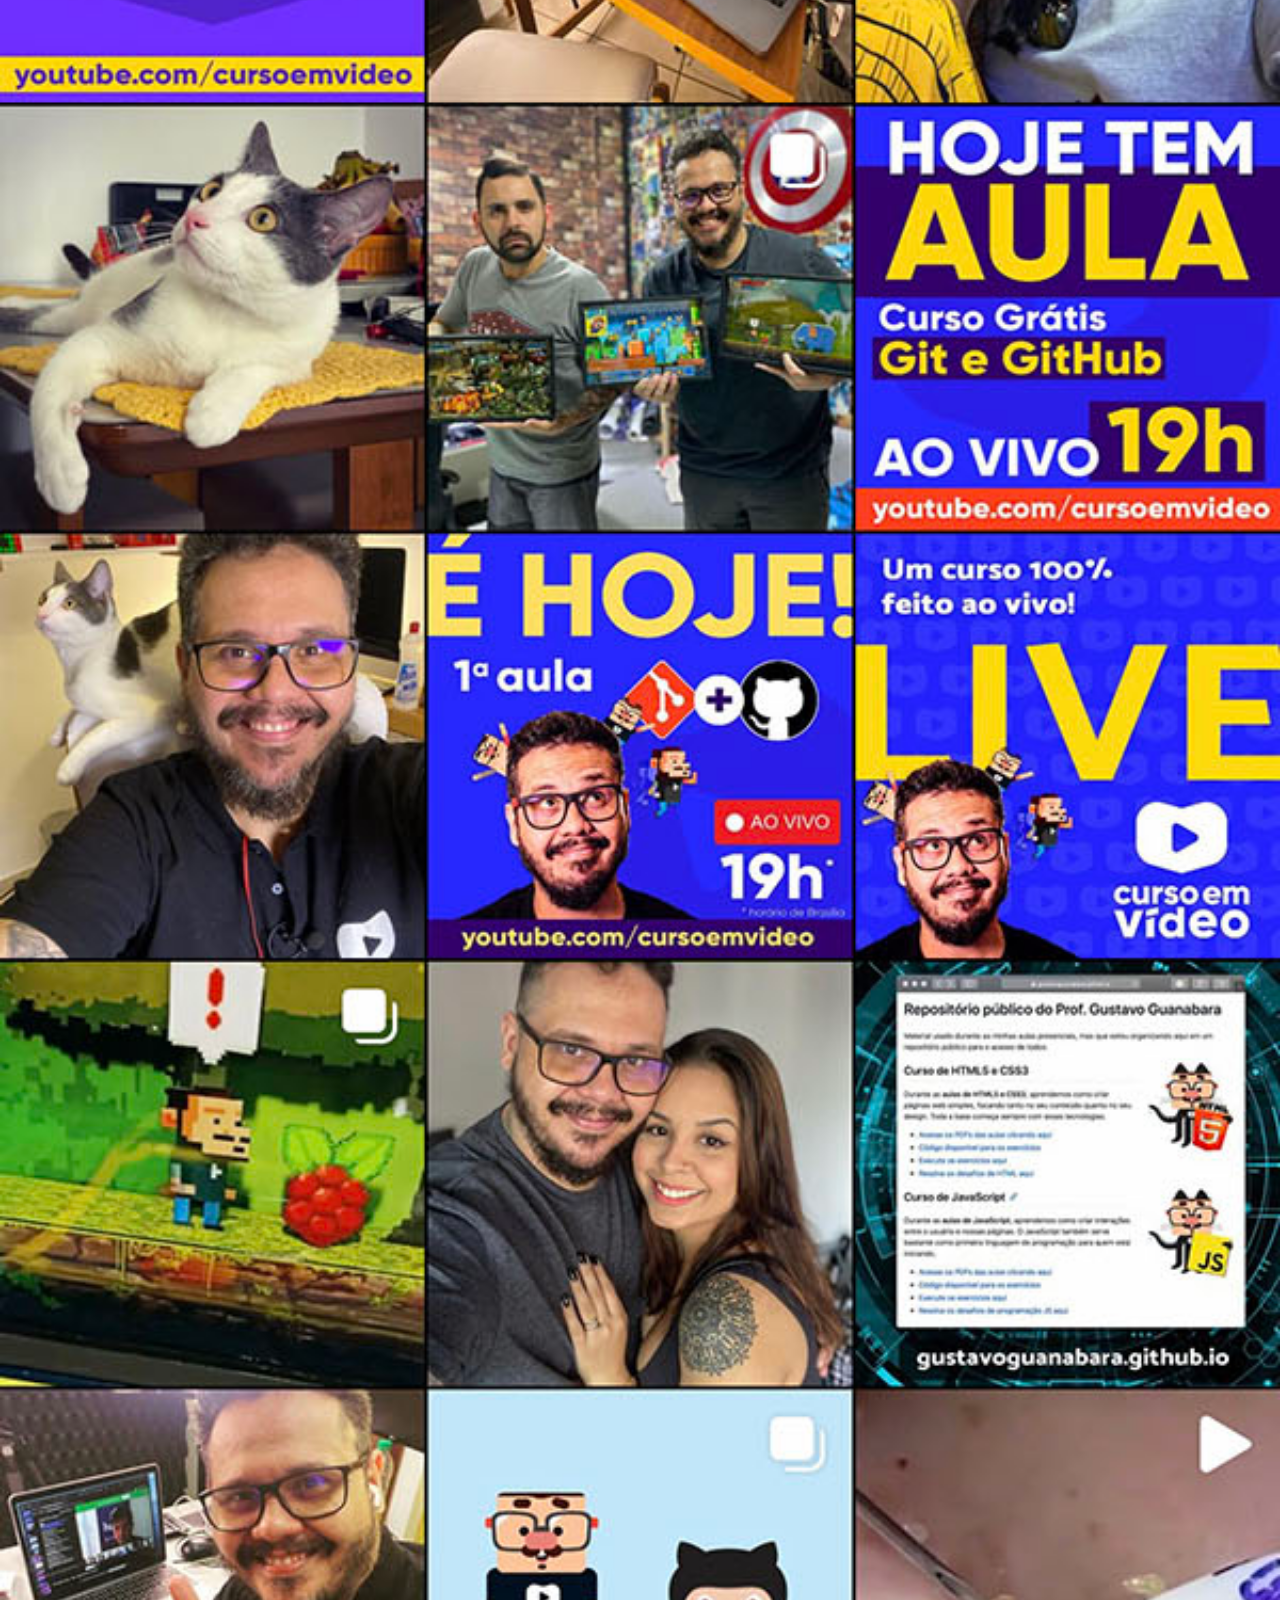
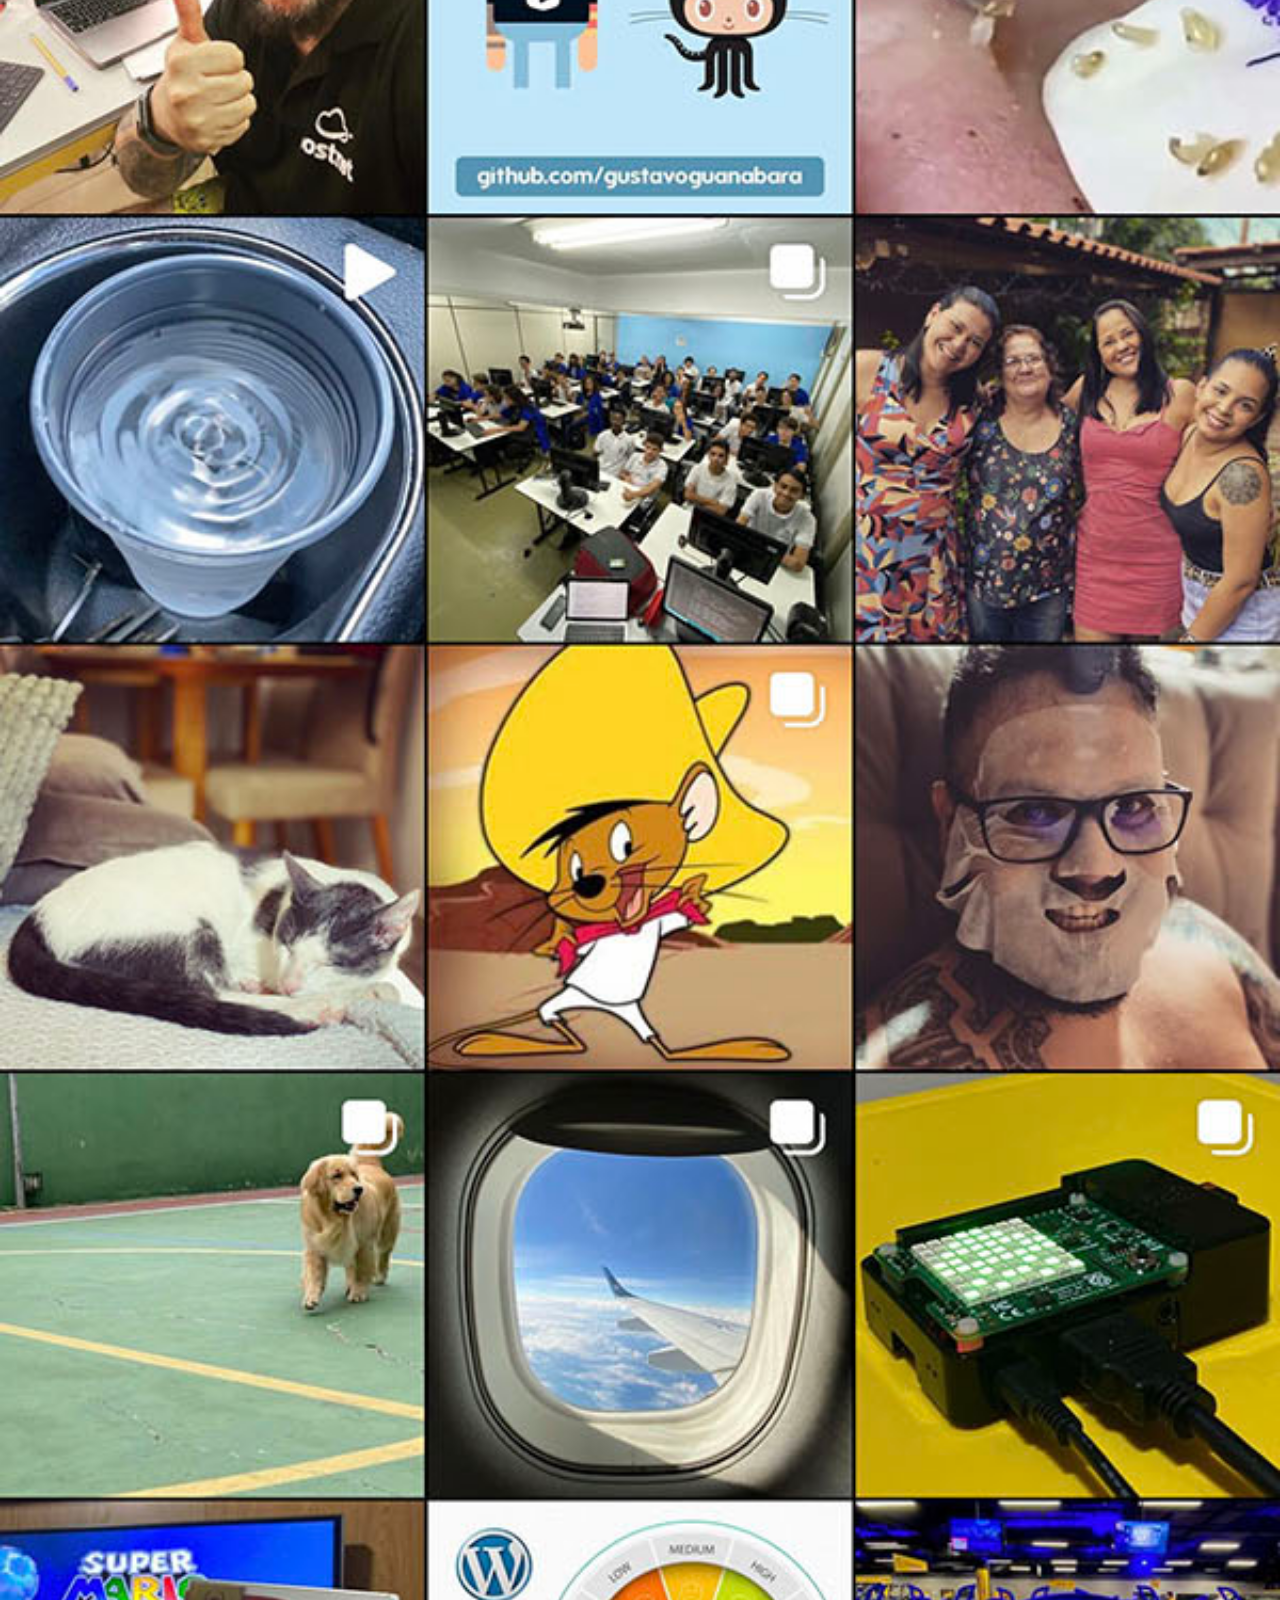
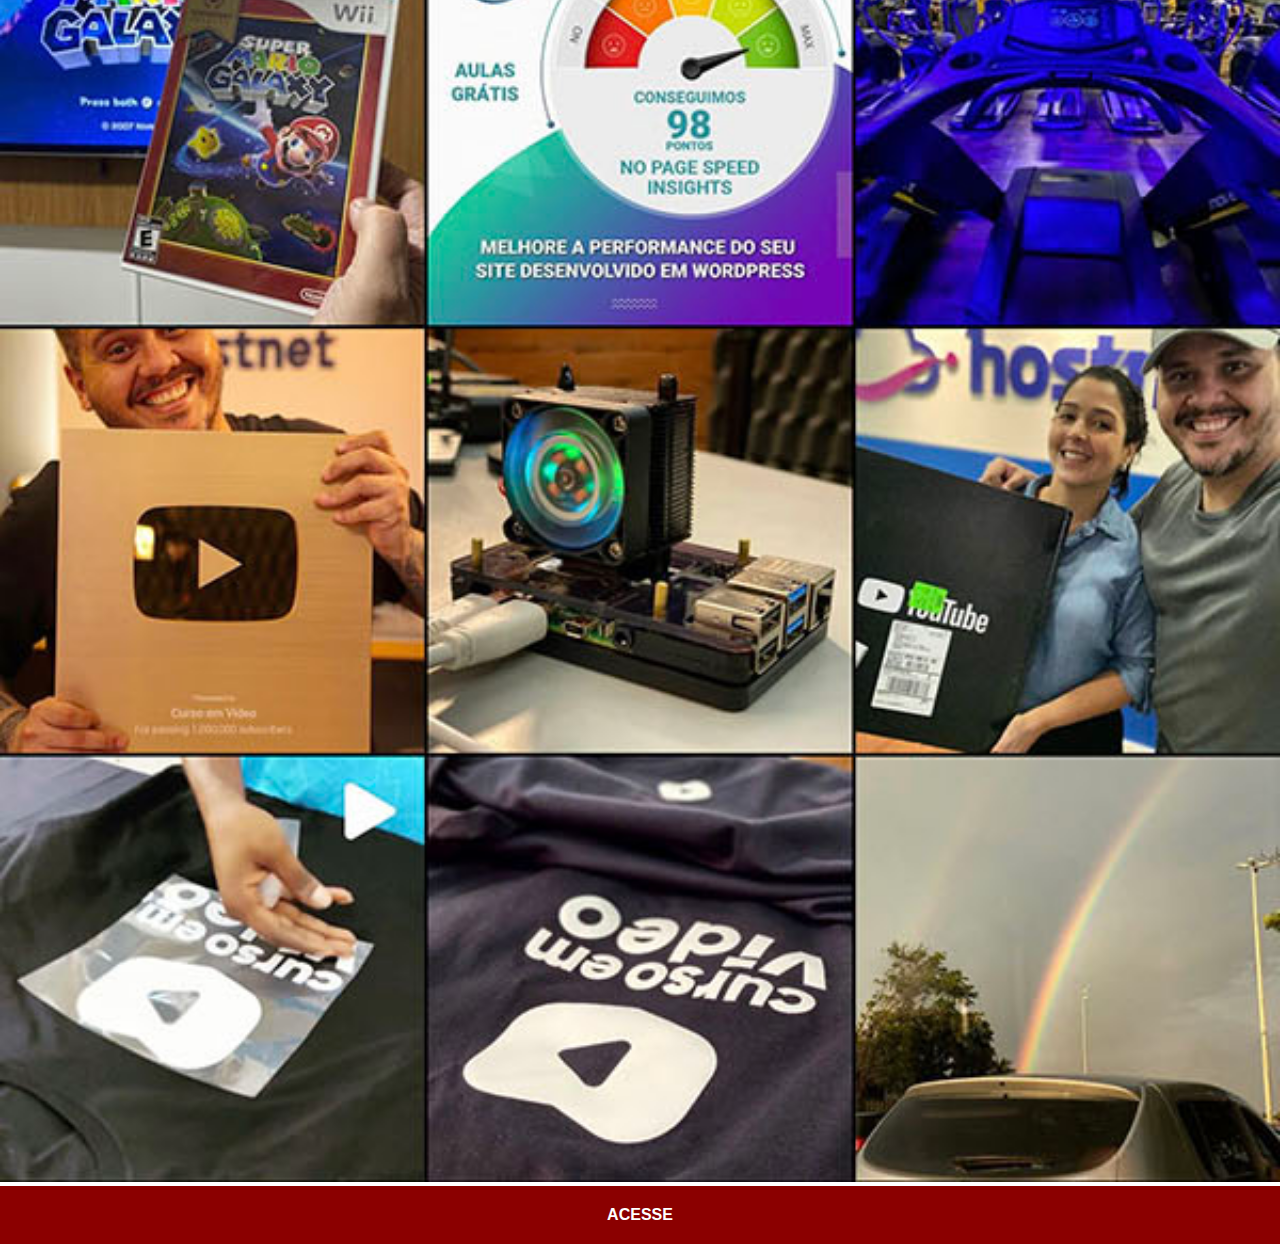
<file: instagram.html>
<!DOCTYPE html>
<html lang="pt-br">
<head>
    <meta charset="UTF-8">
    <meta name="viewport" content="width=device-width, initial-scale=1.0">
    <title>Instagram</title>
    <link rel="stylesheet" href="estilos/social.css">
</head>
<body>
    <img src="imagens/tela-instagram.jpg" alt="Instagram">
    <a href="https://www.instagram.com/edtsantos/" target="_blank">ACESSE</a>
</body>
</html>
</file>
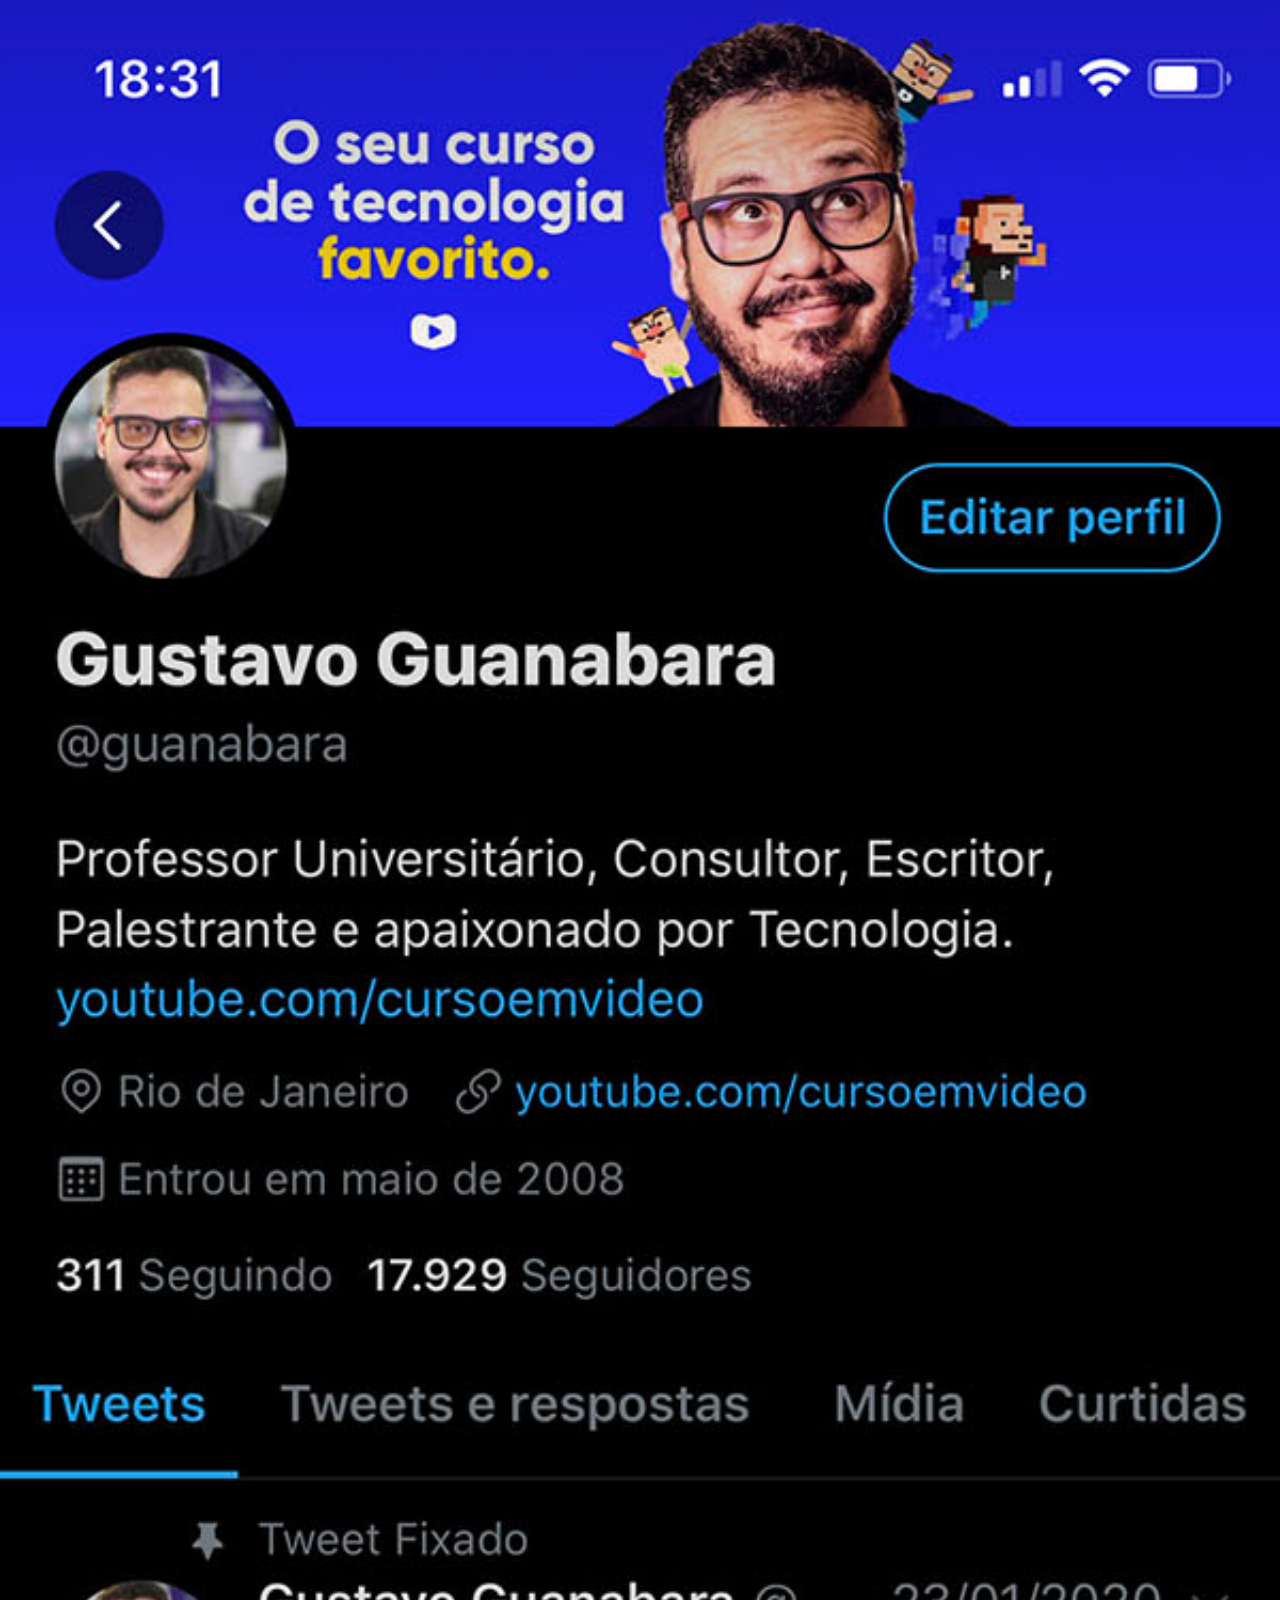
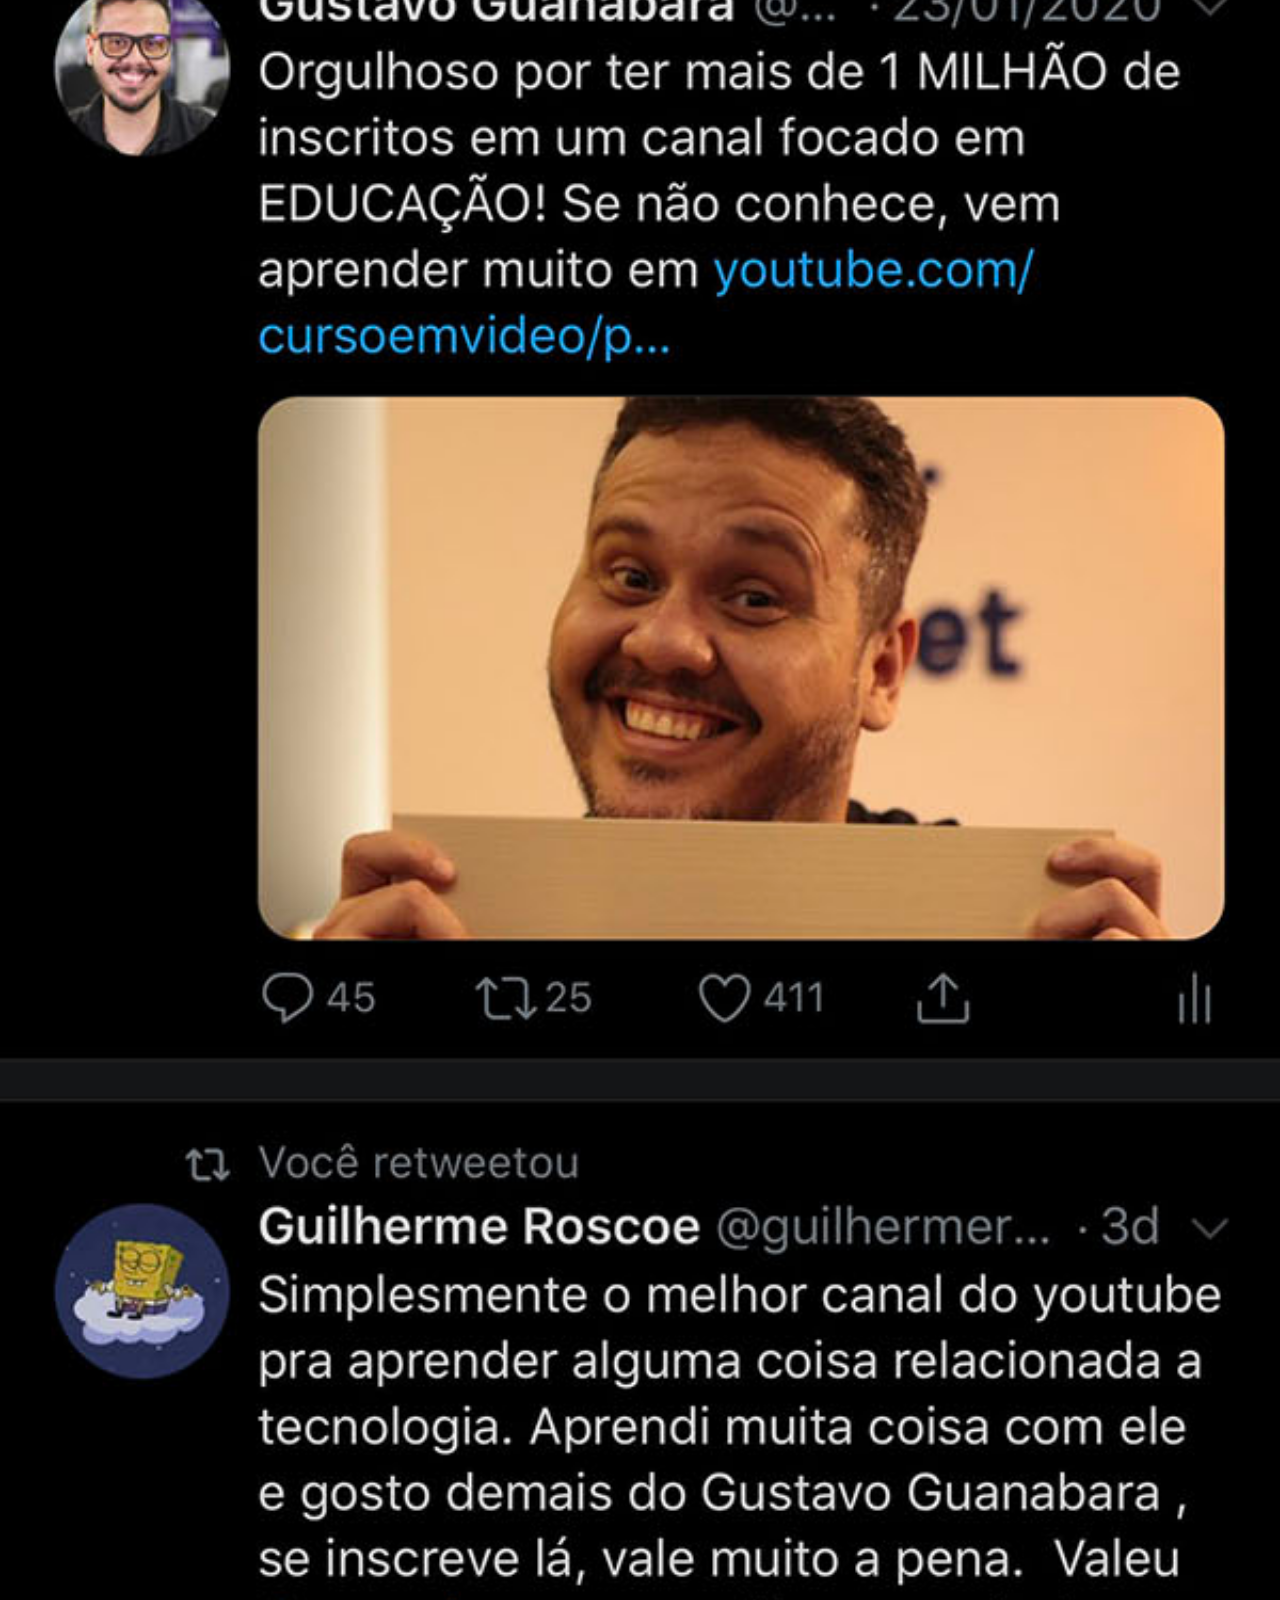
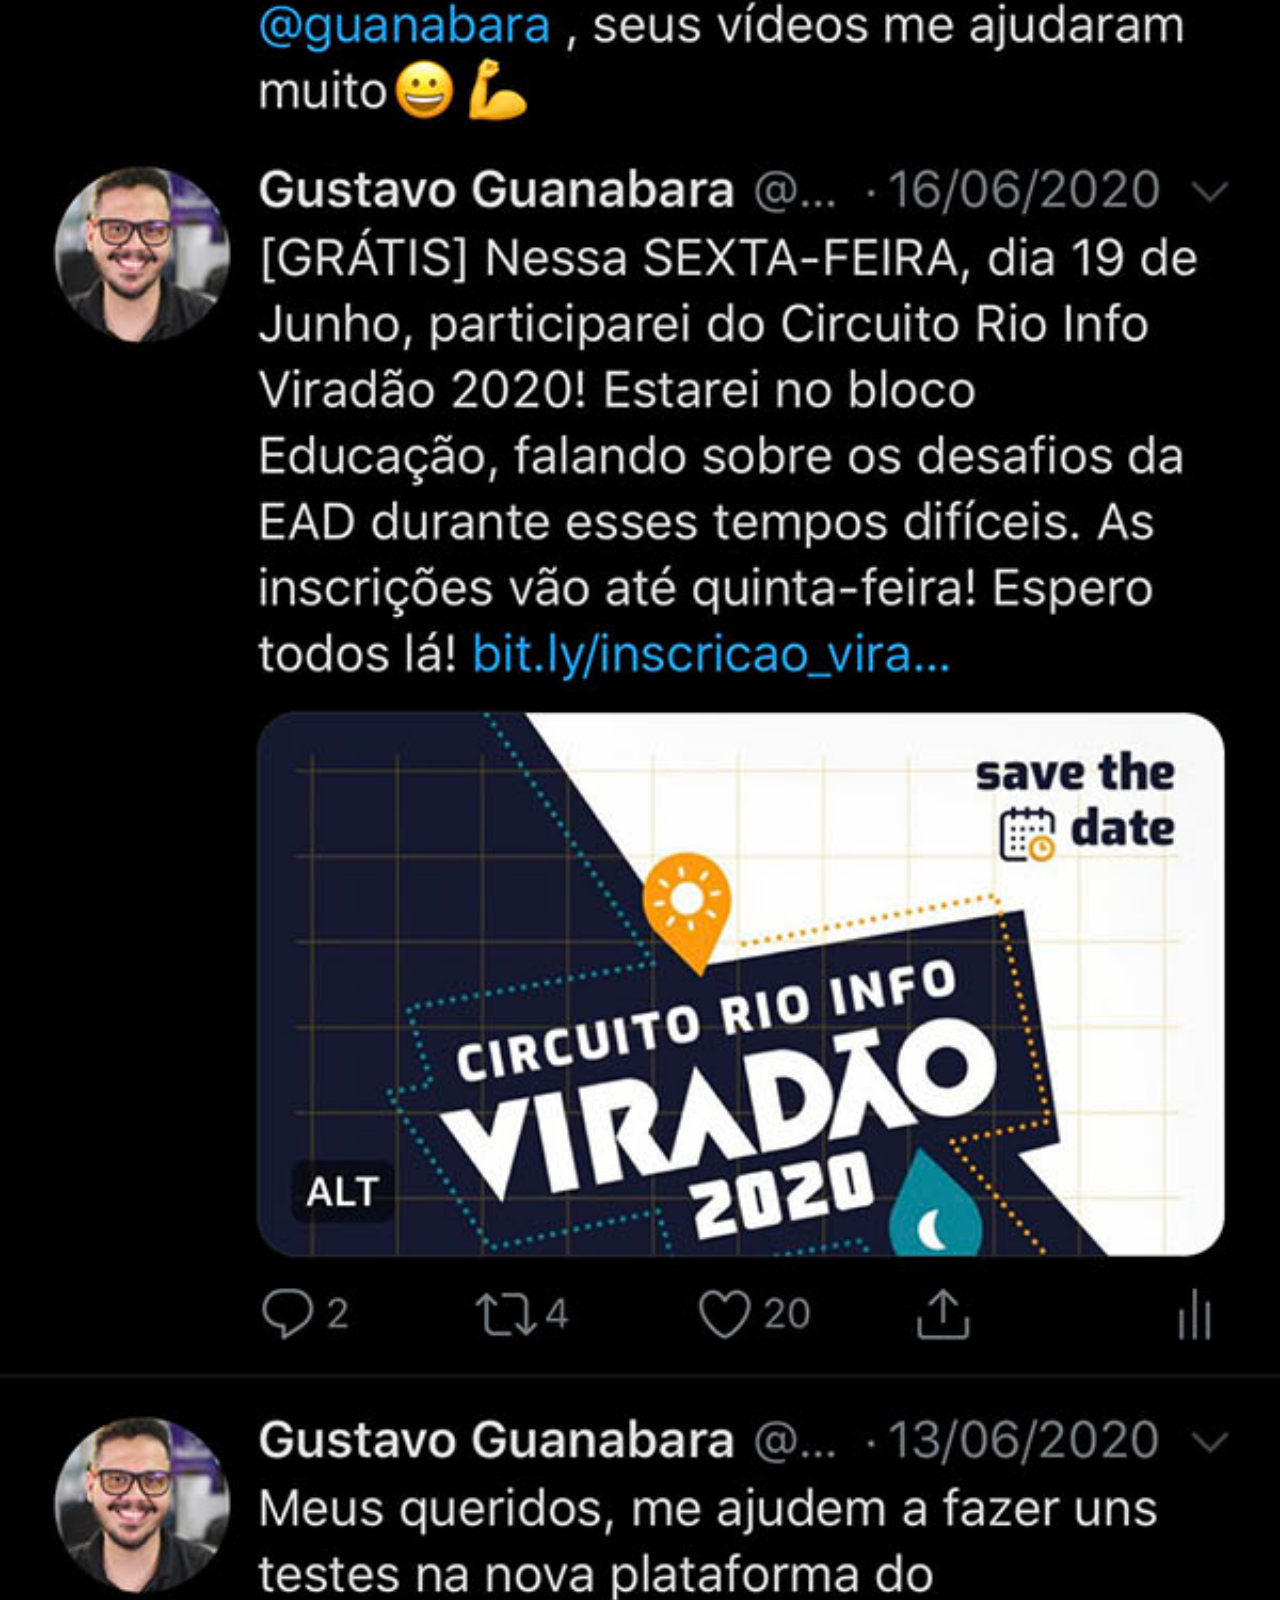
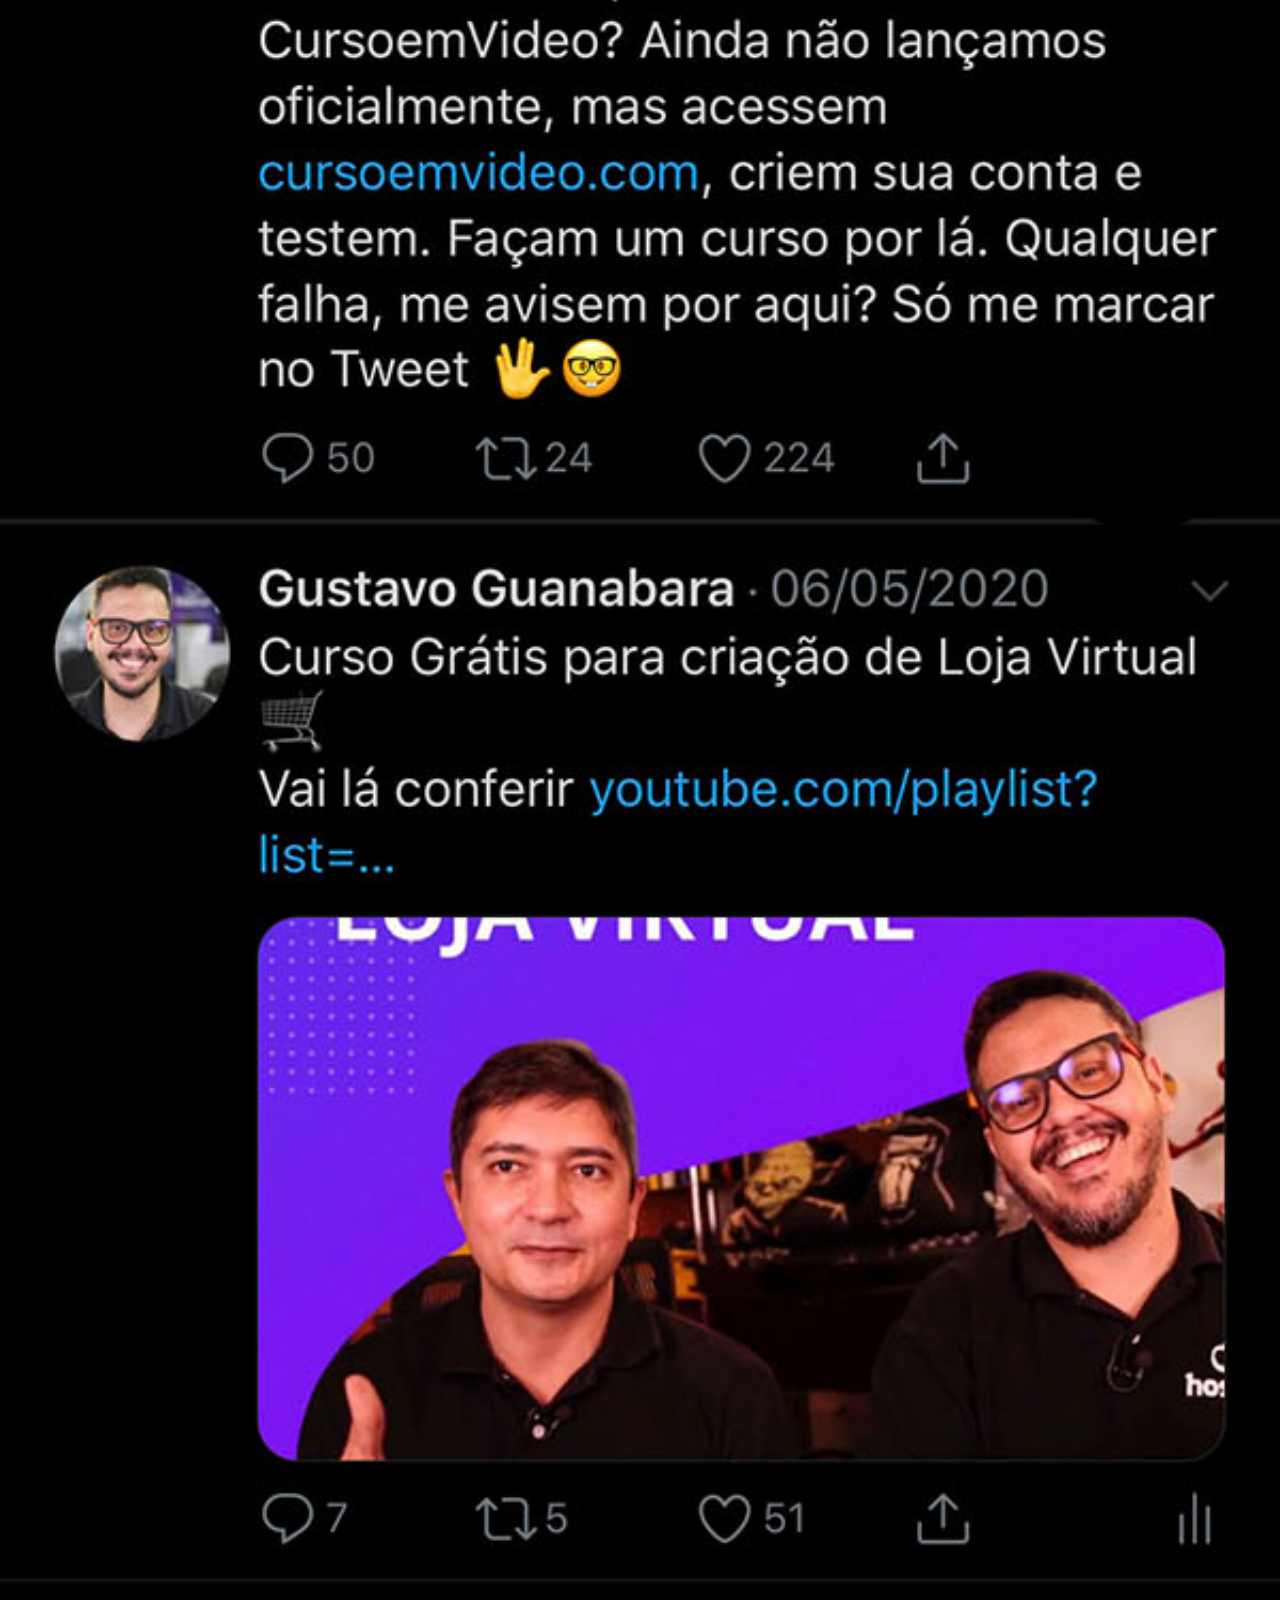
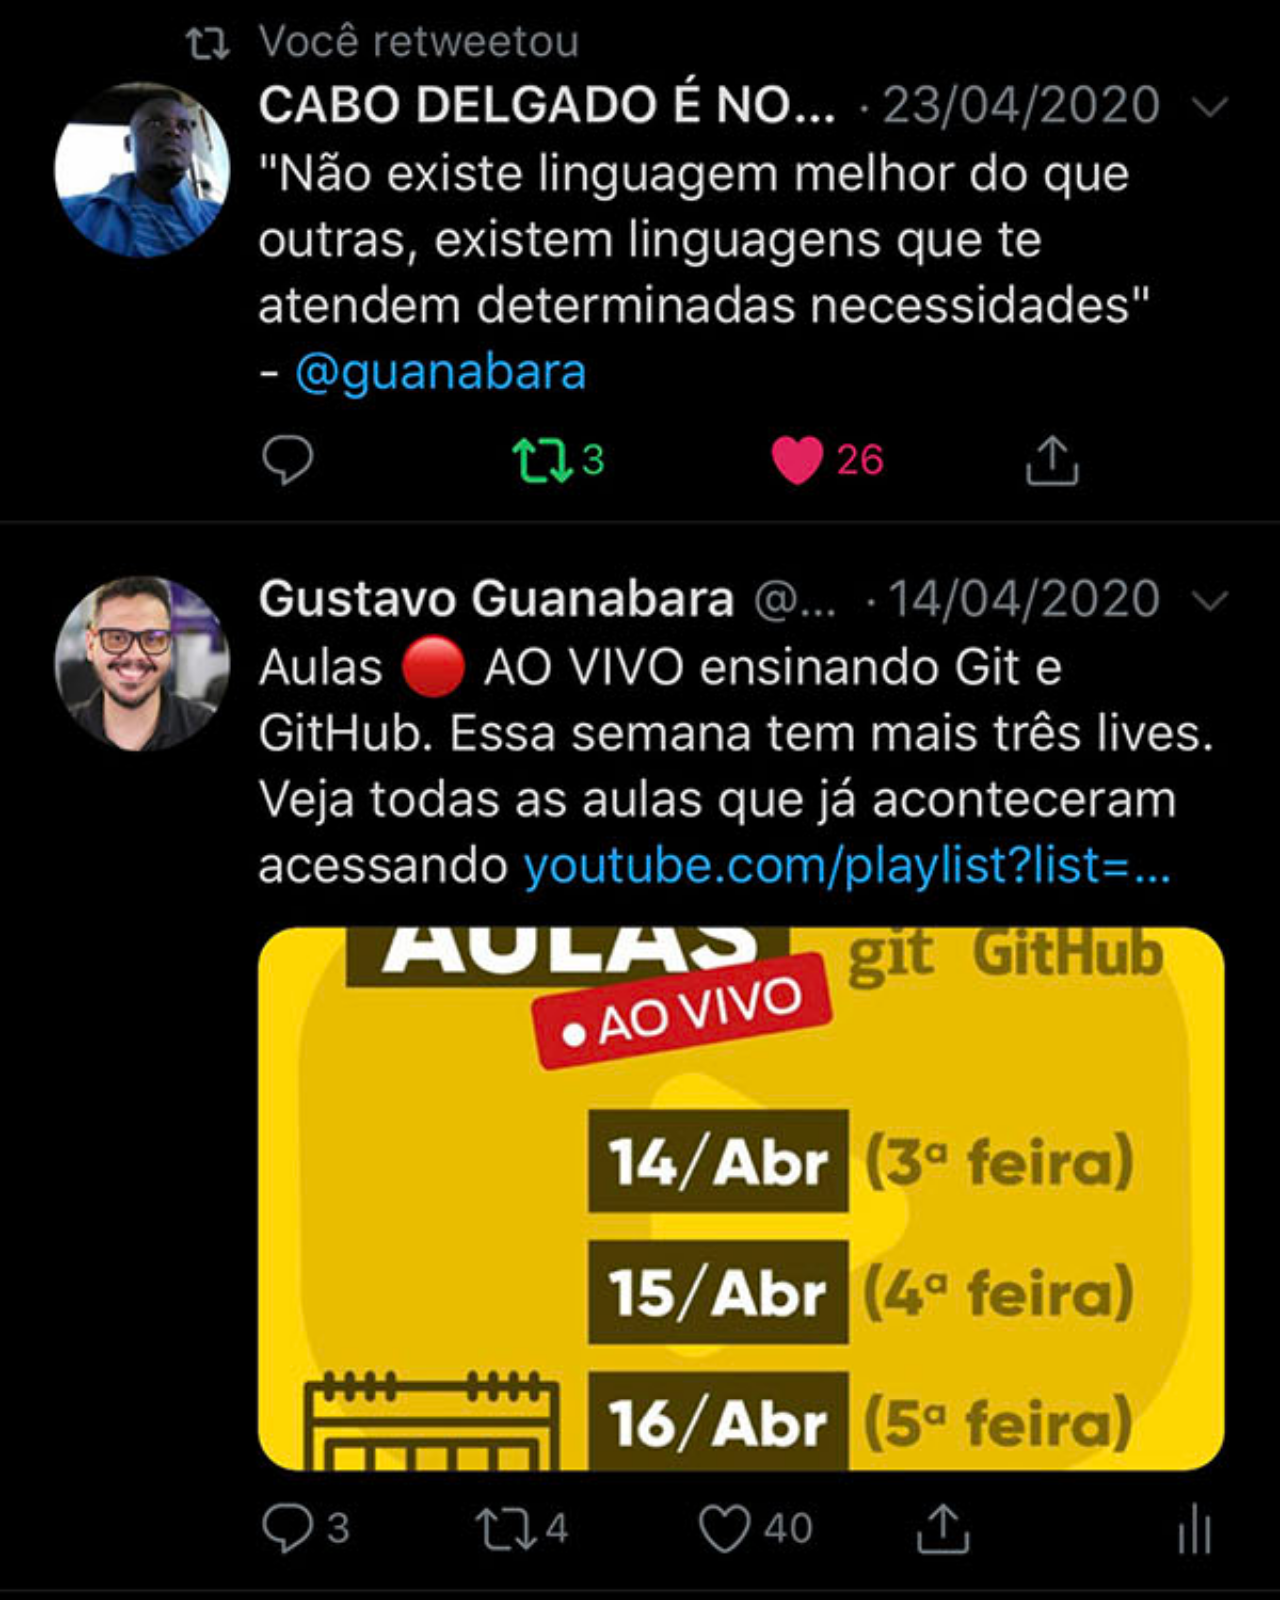
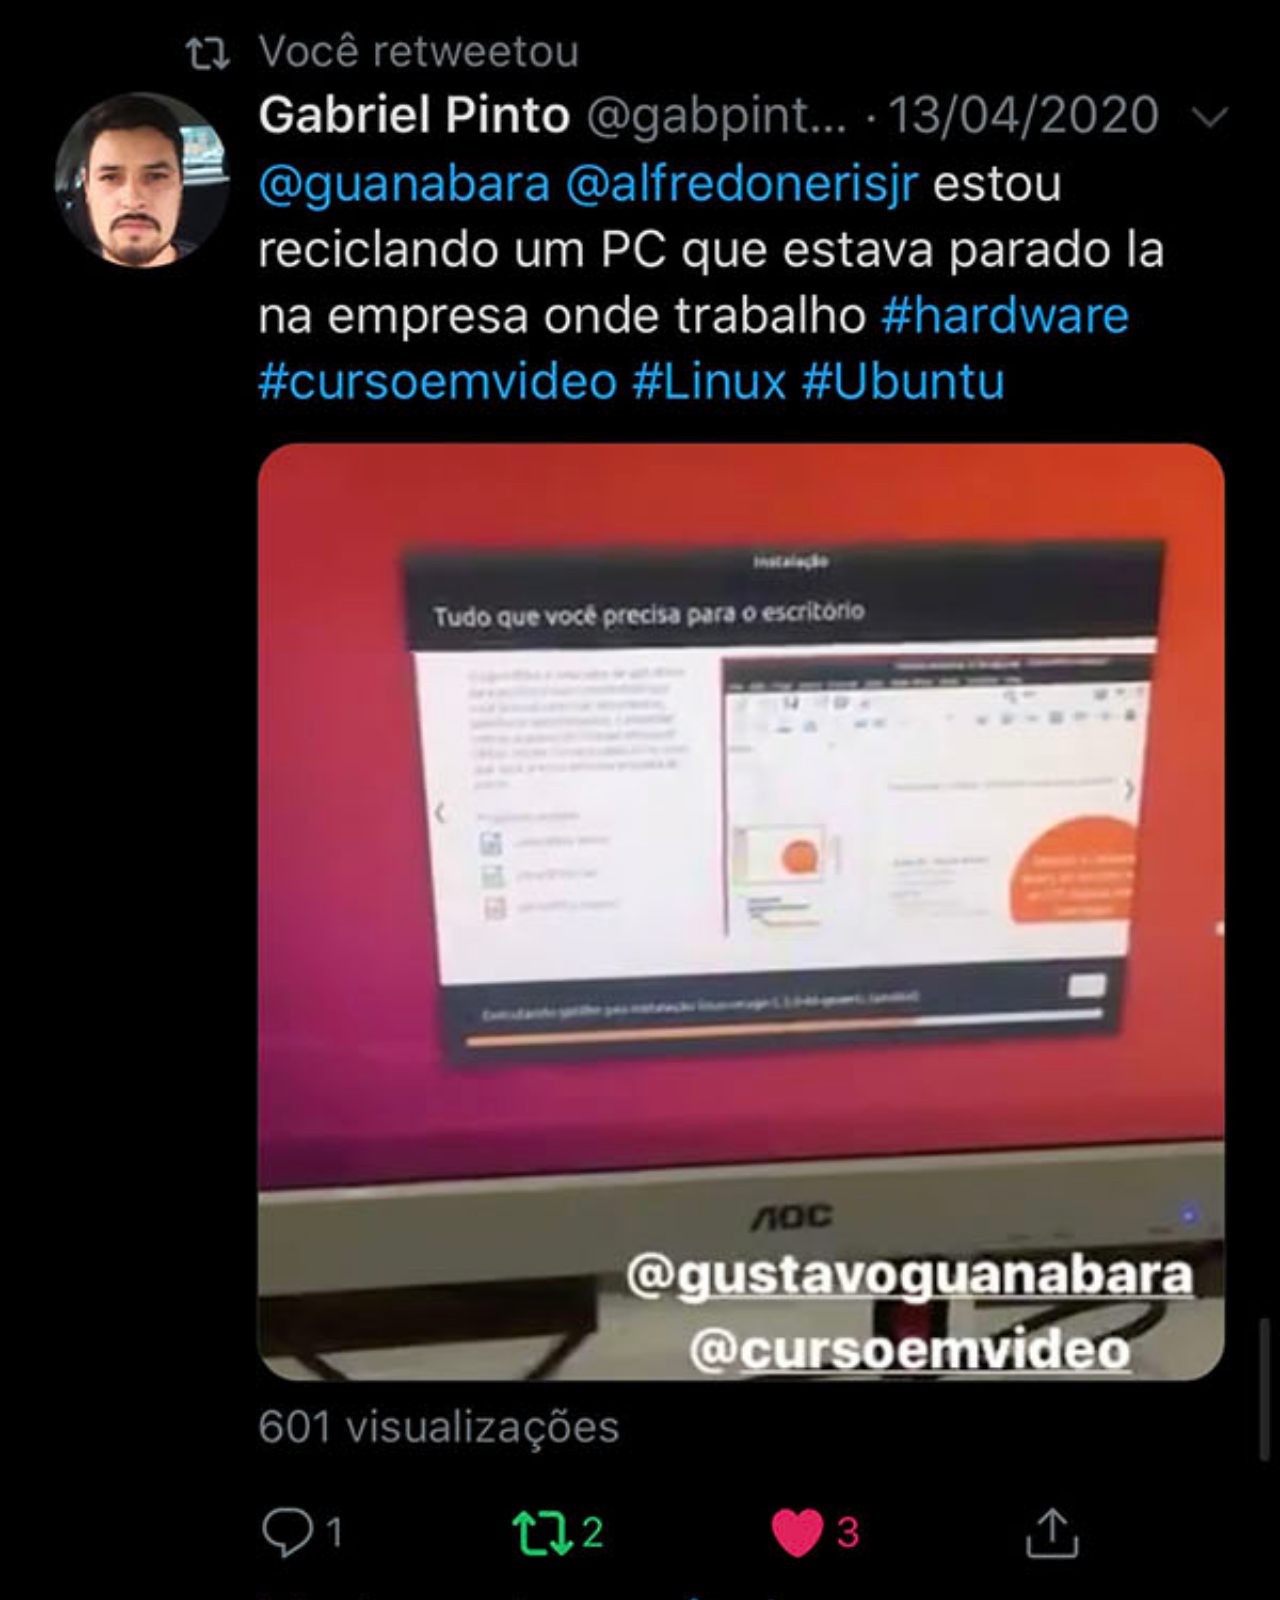
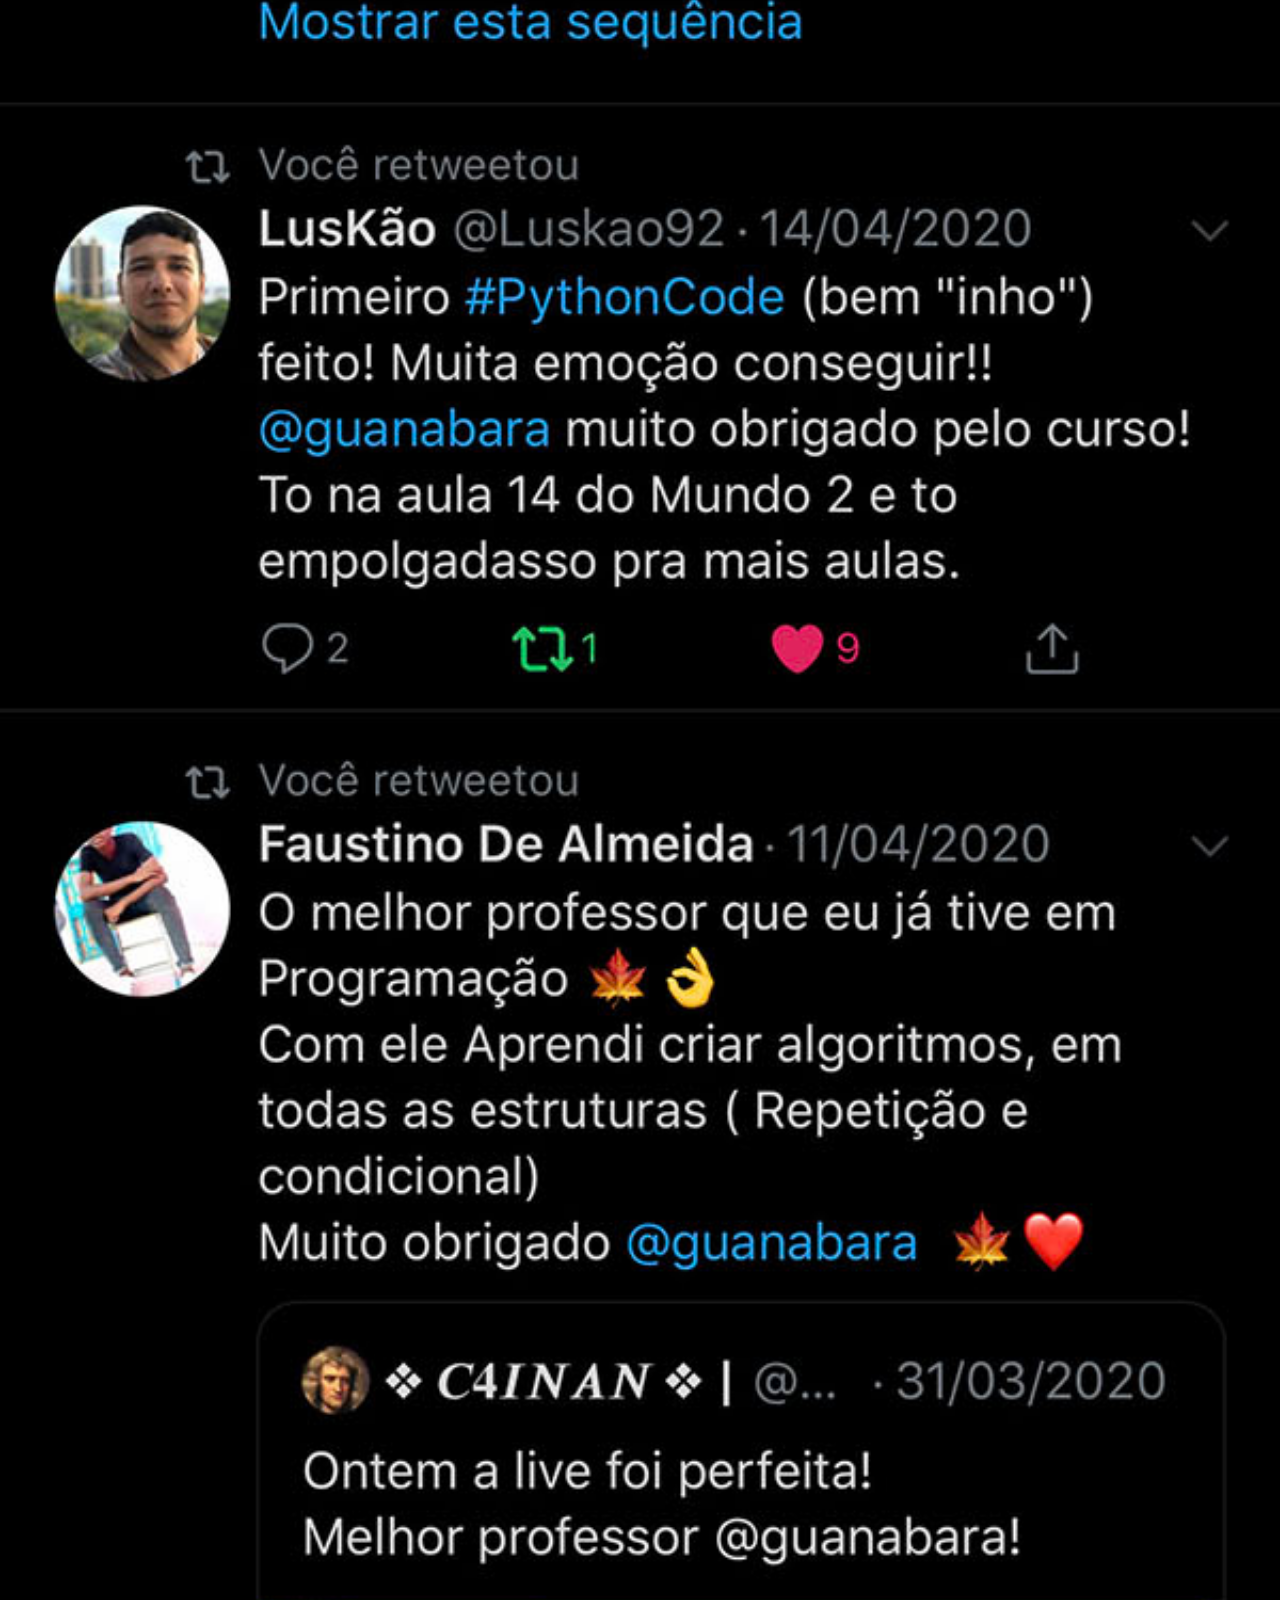
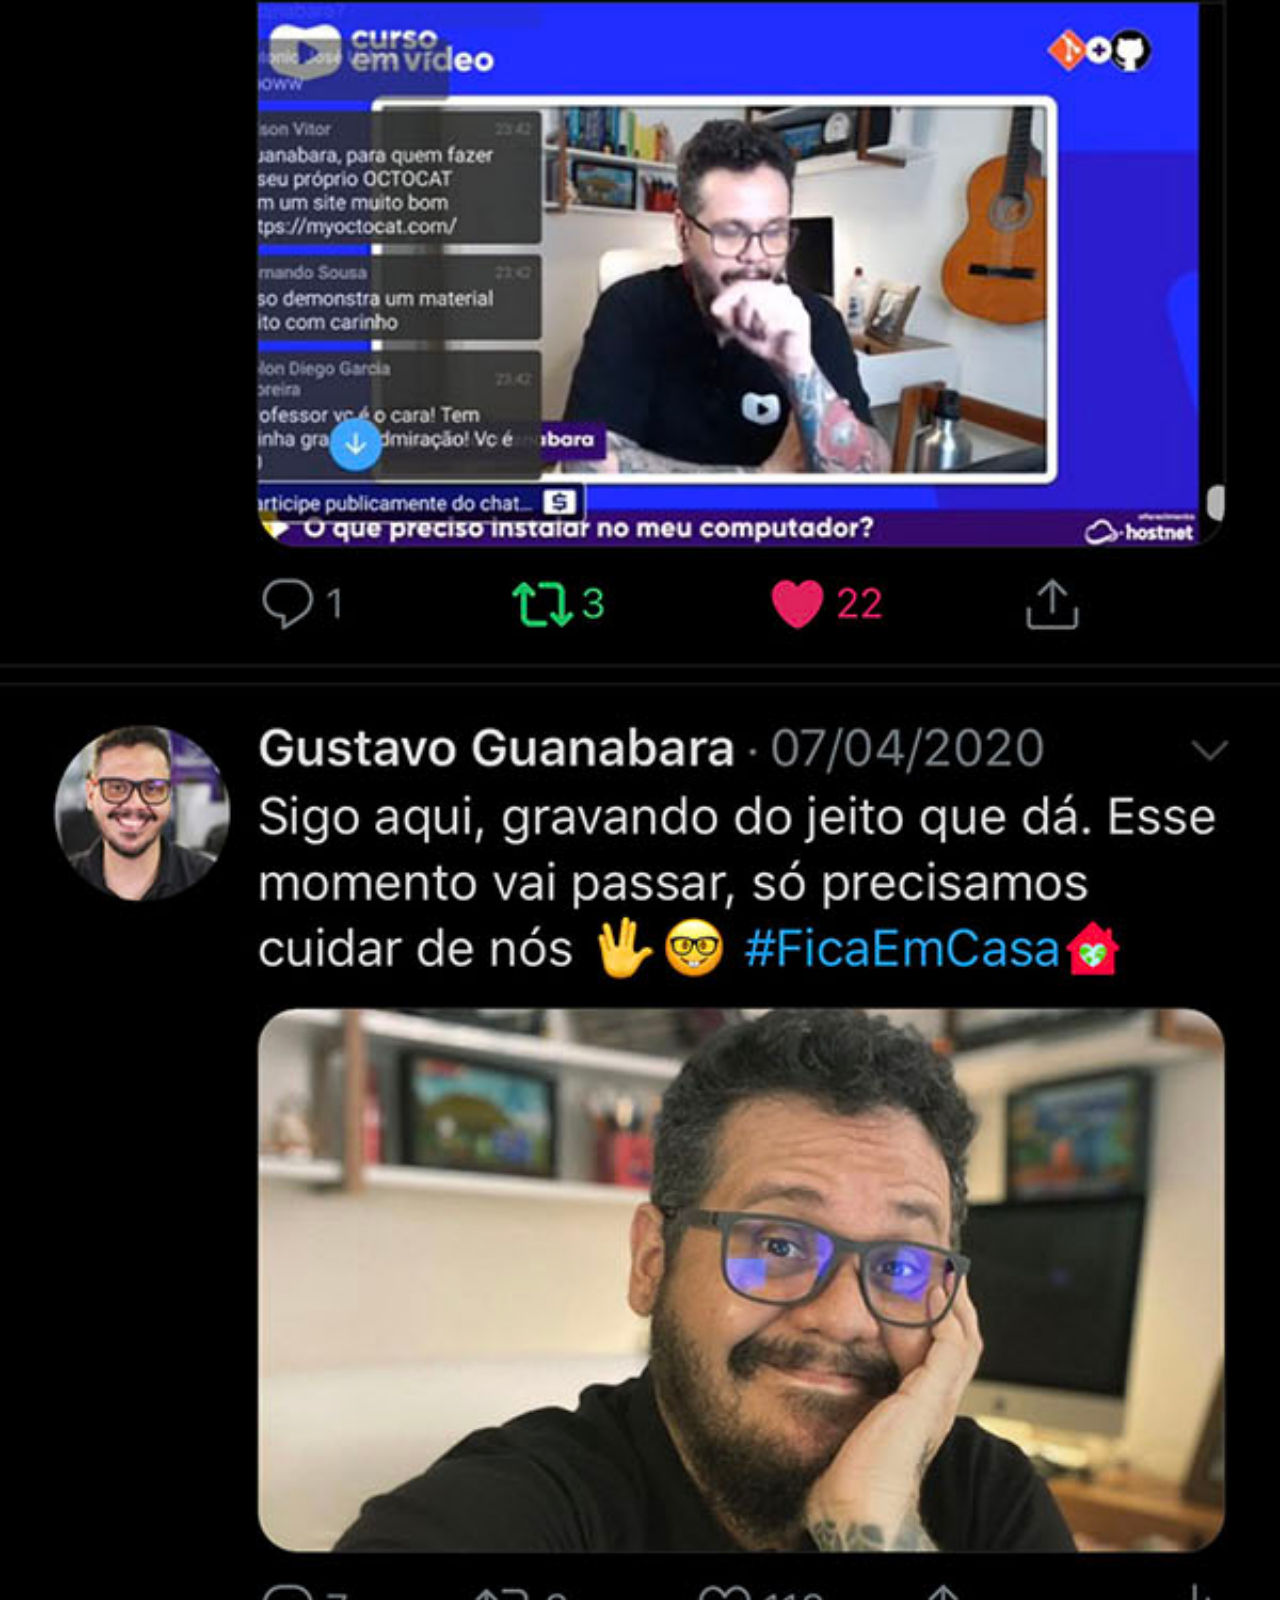
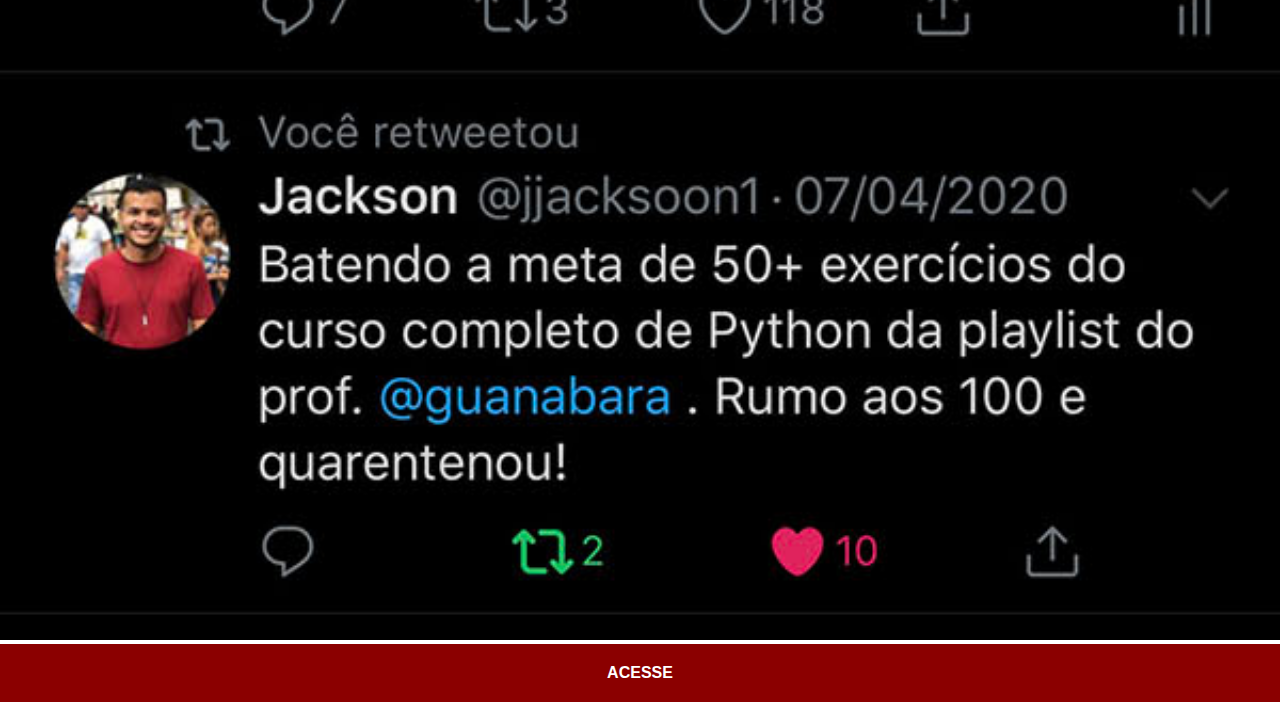
<file: twitter.html>
<!DOCTYPE html>
<html lang="pt-br">
<head>
    <meta charset="UTF-8">
    <meta name="viewport" content="width=device-width, initial-scale=1.0">
    <title>Twitter</title>
    <link rel="stylesheet" href="estilos/social.css">
</head>
<body>
    <img src="imagens/tela-twitter.jpg" alt="Twitter">
    <a href="https://x.com/?lang=pt" target="_blank">ACESSE</a>
</body>
</html>
</file>
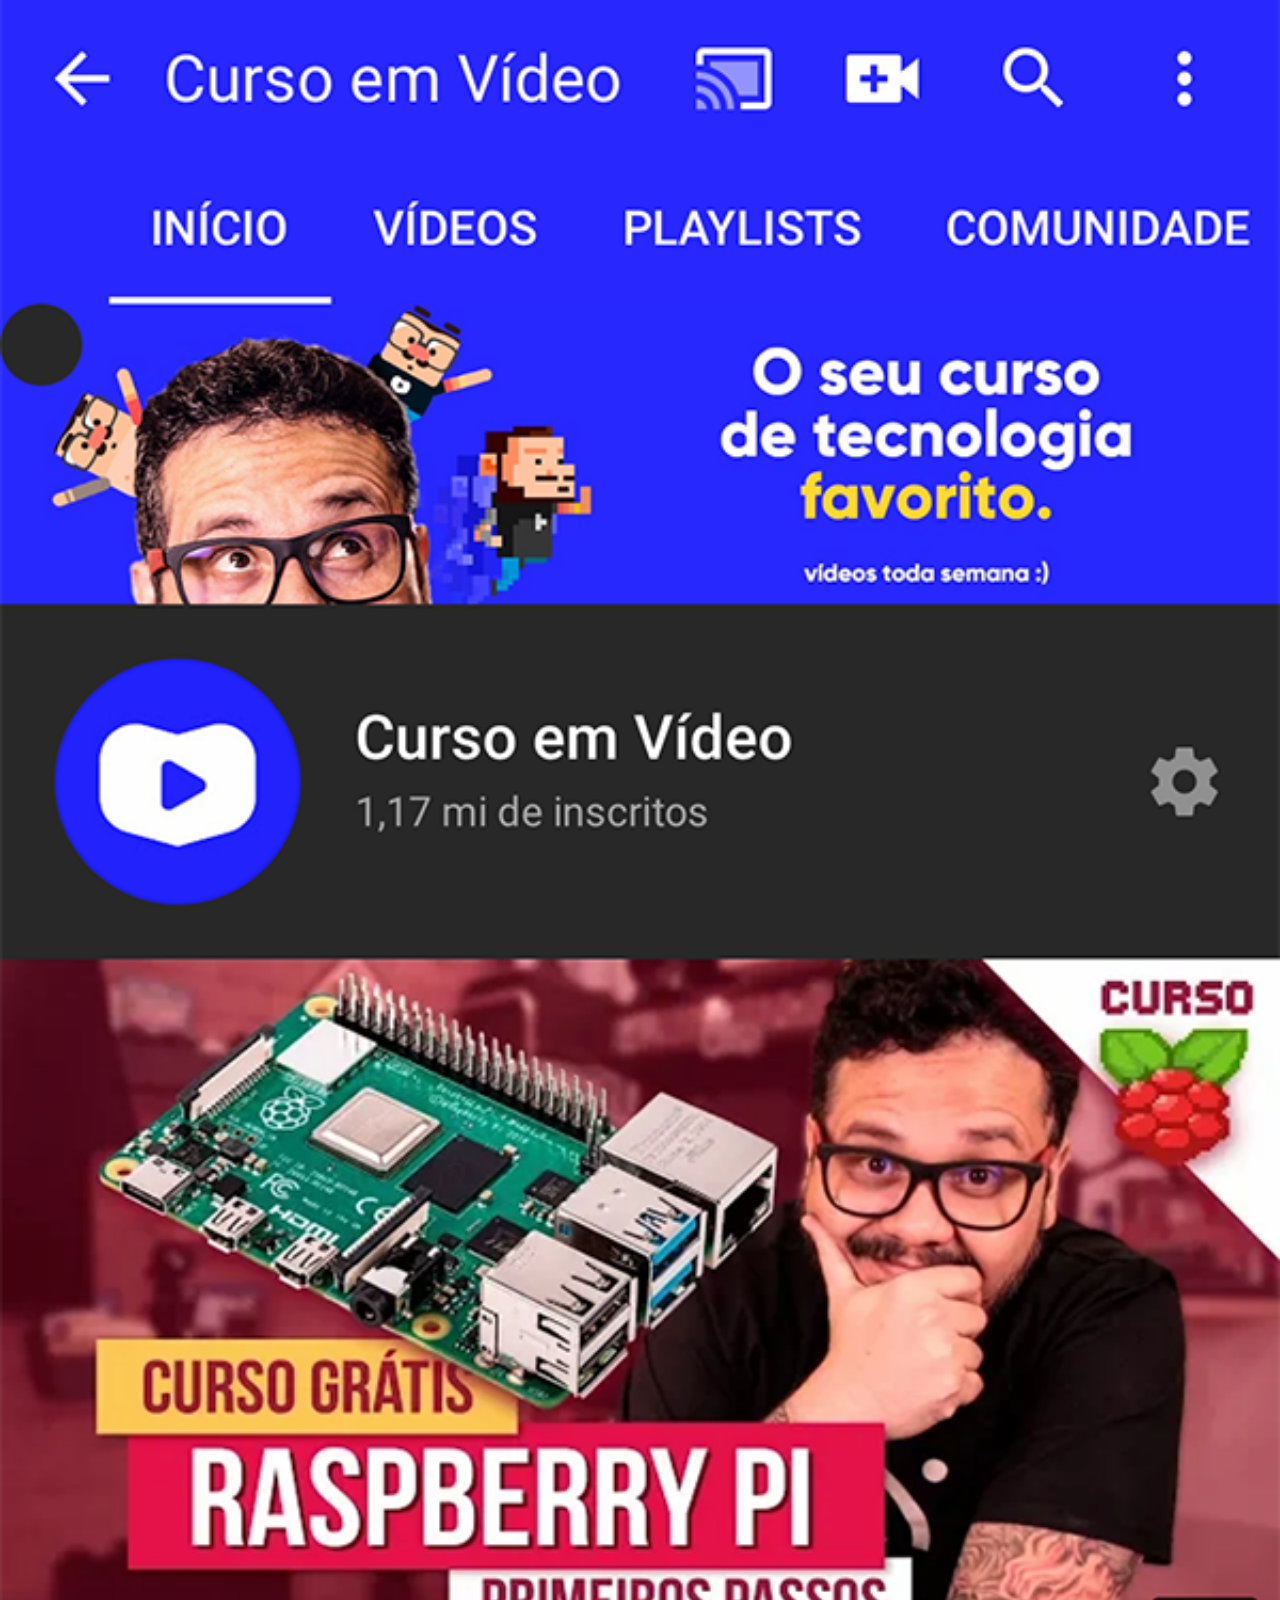
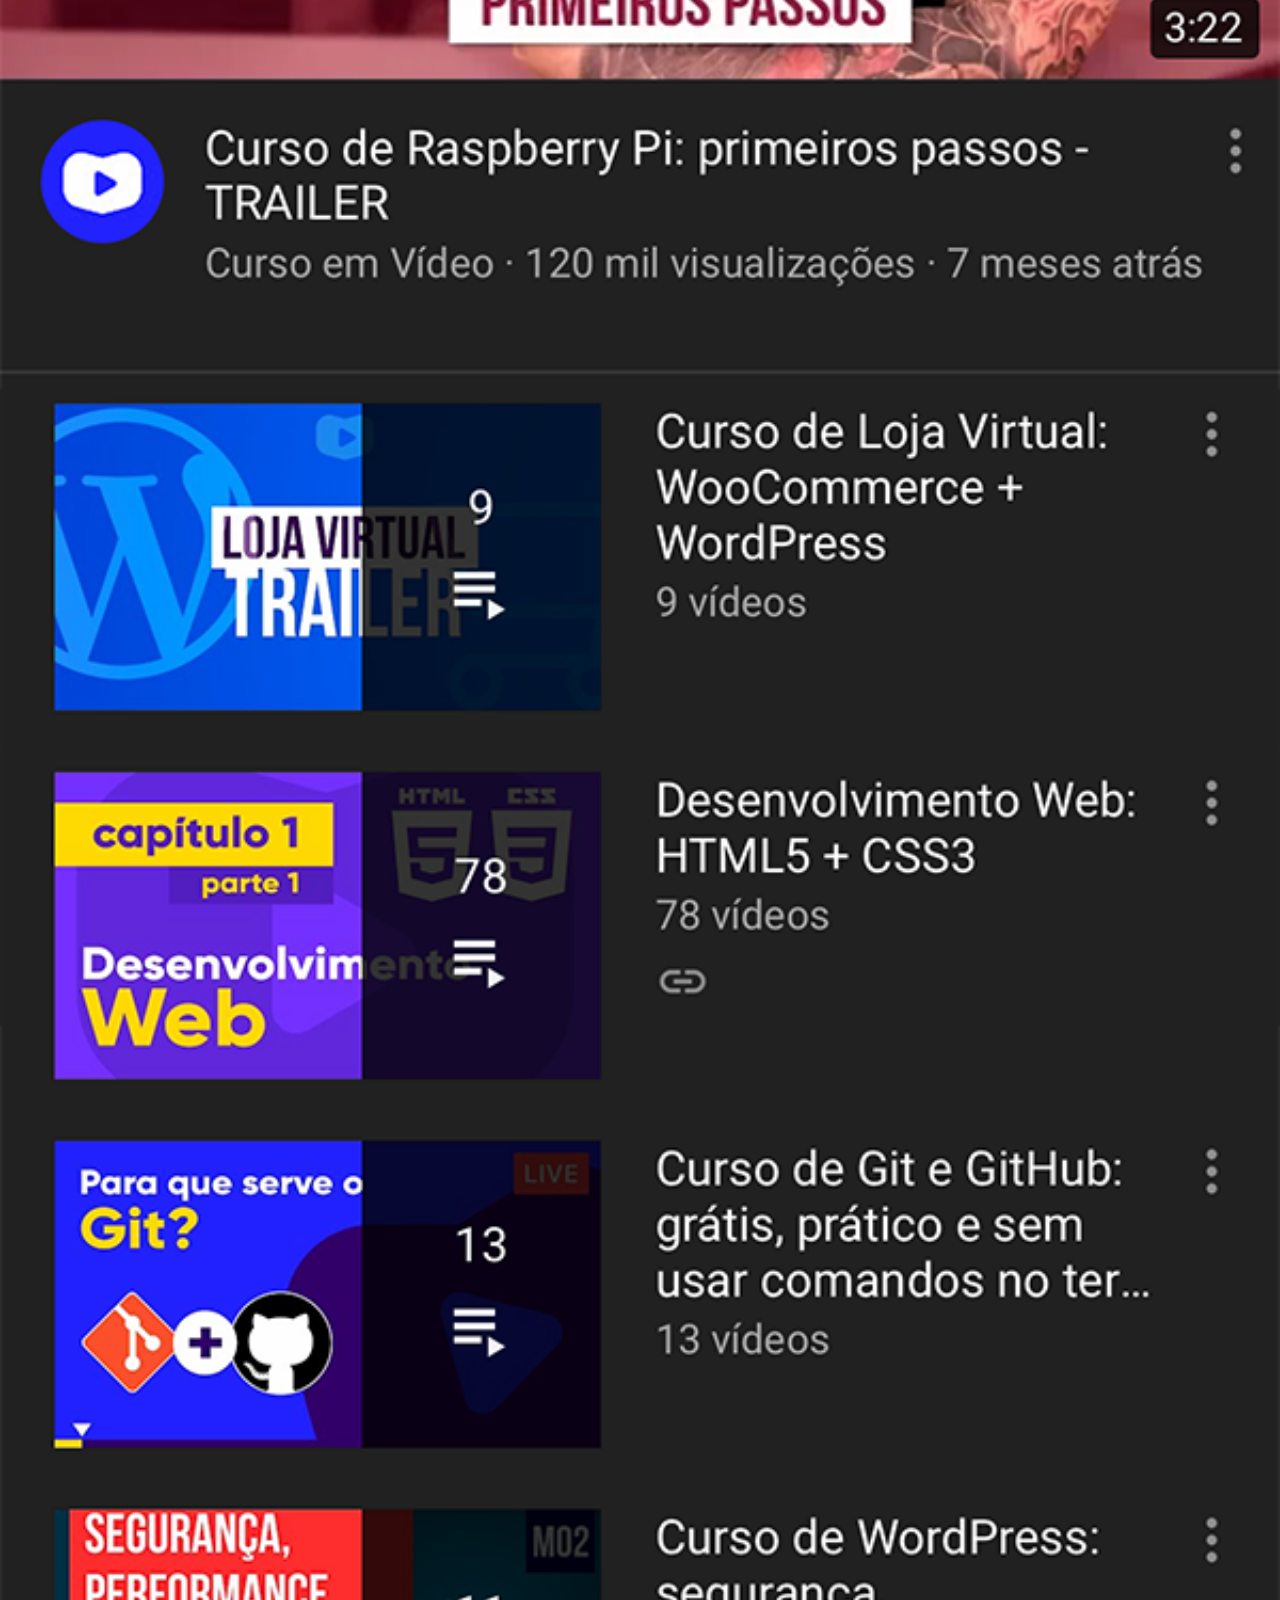
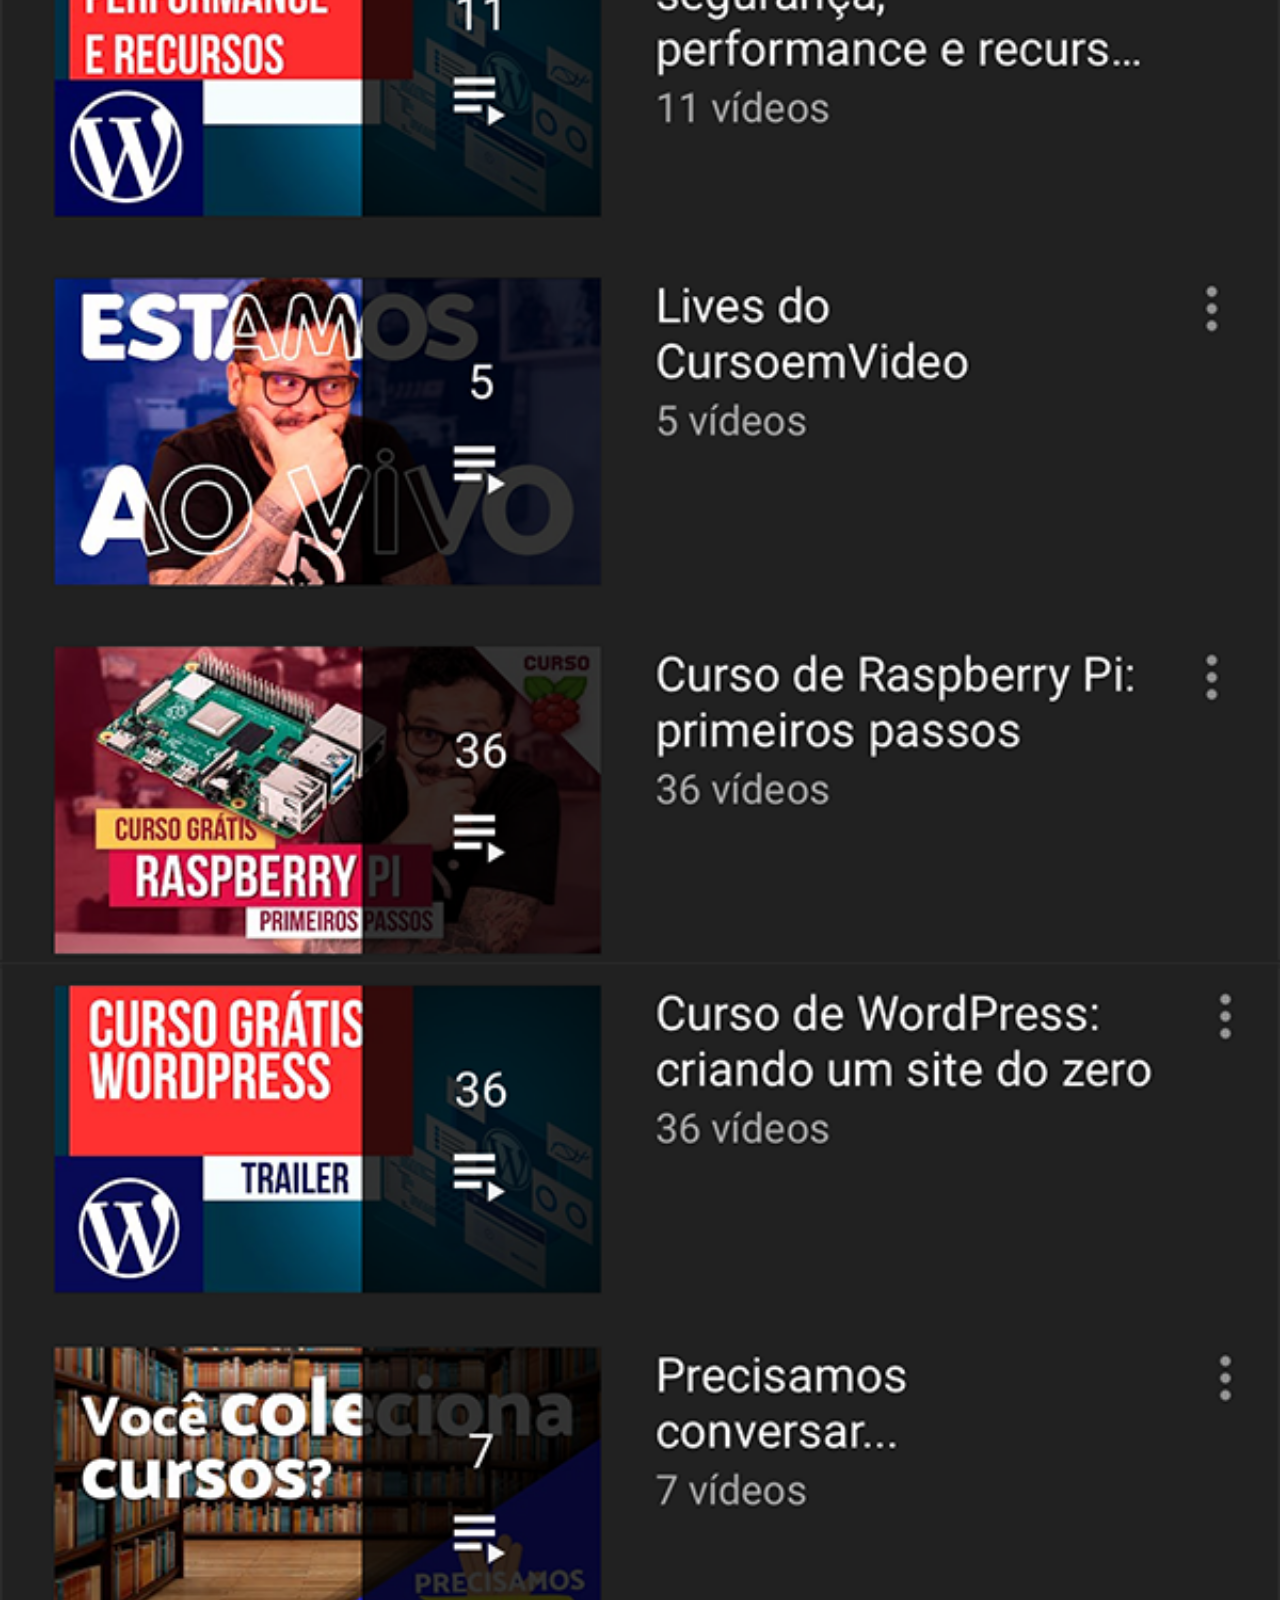
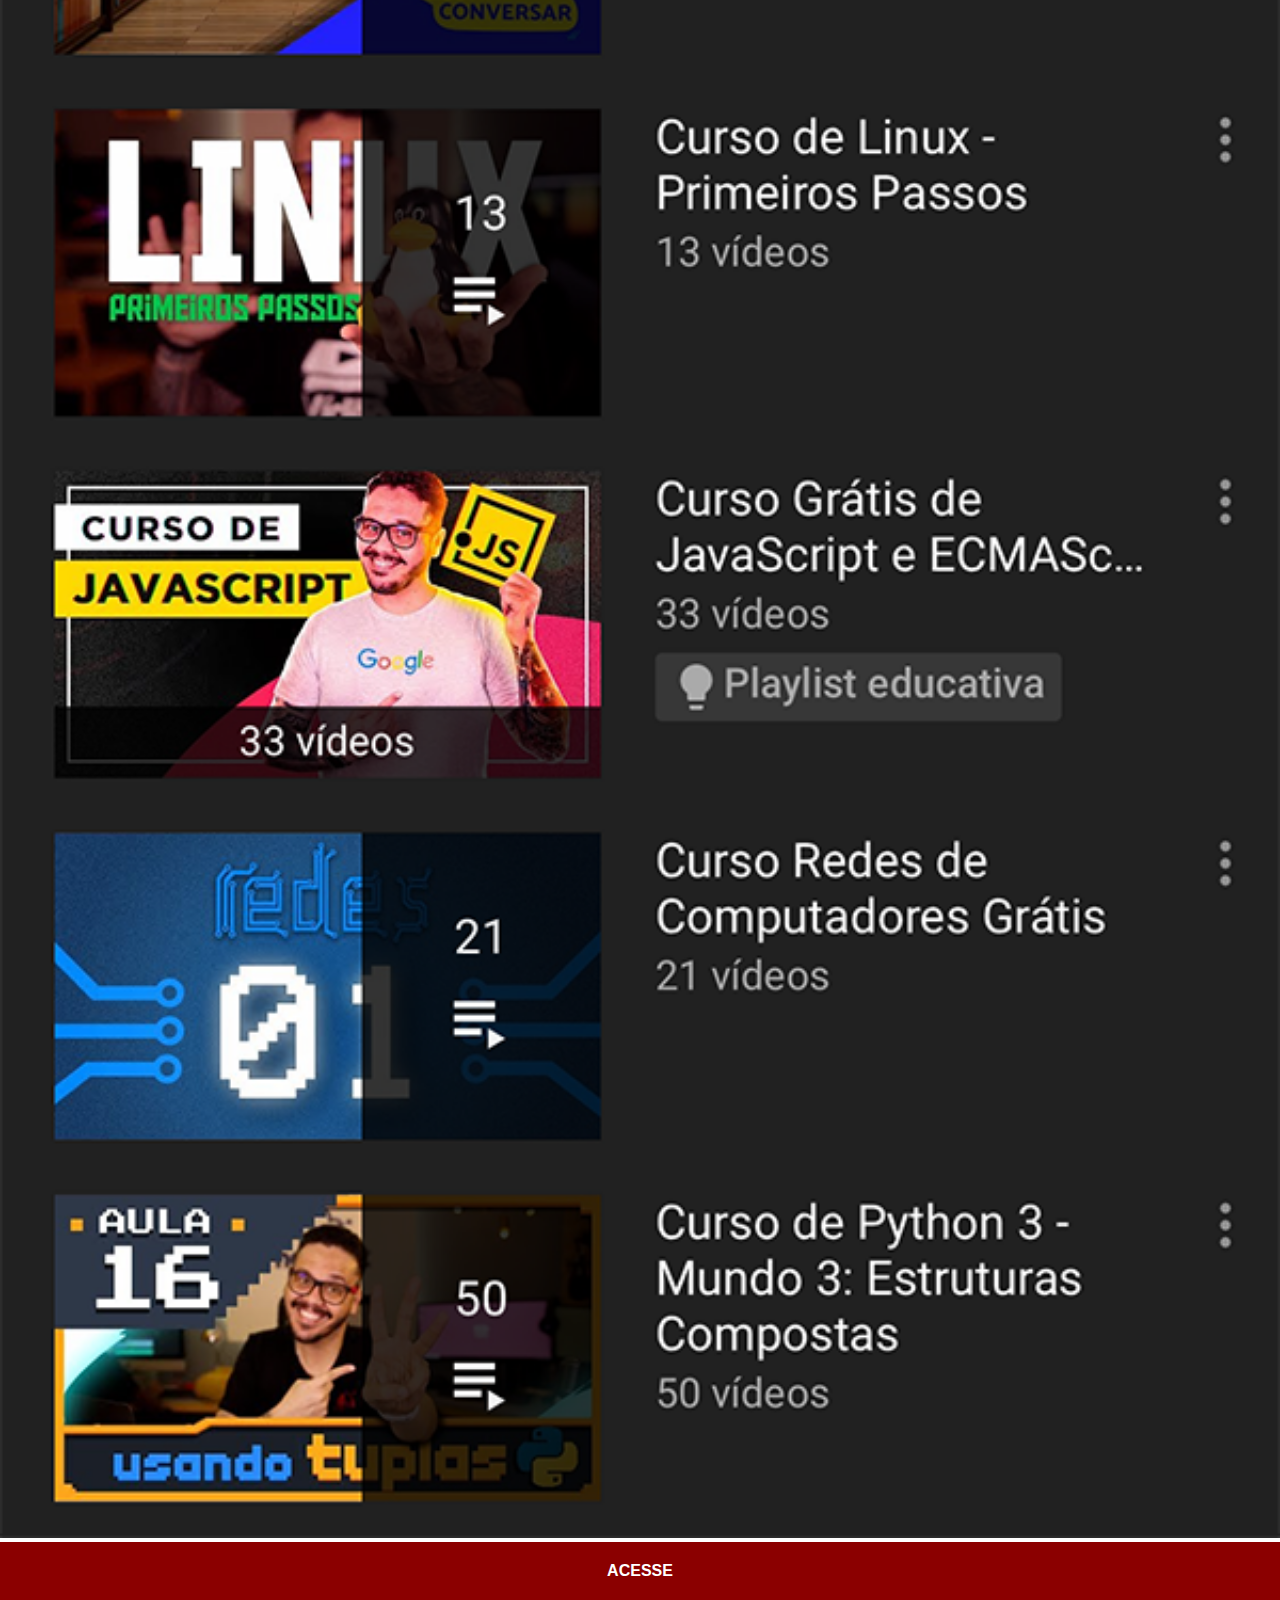
<file: youtube.html>
<!DOCTYPE html>
<html lang="pt-br">
<head>
    <meta charset="UTF-8">
    <meta name="viewport" content="width=device-width, initial-scale=1.0">
    <title>YouTube</title>
    <link rel="stylesheet" href="estilos/social.css">
</head>
<body>
    <img src="imagens/tela-youtube.png" alt="YouTube">
    <a href="https://www.youtube.com/cursoemvideo" target="_blank">ACESSE</a>
</body>
</html>
</file>
<file: estilos/style.css>
@charset "UTF-8";

* {
    margin: 0px;
    padding: 0px;
    font-family: Arial, Helvetica, sans-serif;
}

html, body {
    height: 100vh;
    width: 100vw;
    background-color: black;
}

body {
    background: url('../imagens/fundo-madeira.jpg') no-repeat top center;
    background-size: cover;
    background-attachment: fixed;
}

main {
    height: 100vh;
    position: relative;
}

section#telefone {
    height: 627px;
    width: 311px;
    position: absolute;
    top: 50%;
    left: 50%;
    transform: translate(-50%, -50%);
    background: url('../imagens/frame-iphone.png') no-repeat;
}

iframe#tela {
    position: absolute;
    top: 80px;
    left: 22px;
    width: 269px;
    height: 471px;
}

section#redes-sociais {
    text-align: right;
}

section#redes-sociais img{
    width: 50px;
    margin: 10px;
    border-radius: 50%;
    box-shadow: 2px 2px 5px rgba(0, 0, 0, 0.400);
    box-sizing: border-box;
}

section#redes-sociais img:hover {
    border: 2px solid rgba(255, 255, 255, 0.637);
    transform: translate(-3px, -3px);
    box-shadow: 5px 5px 10px rgba(0, 0, 0, 0.623);
    transition: transform .3s, border .2s;
}
</file>
<file: estilos/social.css>
@charset "UTF-8";

* {
    margin: 0px;
    padding: 0px;
    font-family: Arial, Helvetica, sans-serif;
}

::-webkit-scrollbar {
    width: 0px;
    height: 0px;
}

img {
    width: 100vw;
}

a {
    display: block;
    background-color: darkred;
    color: white;
    padding: 20px;
    text-align: center;
    font-weight: bolder;
    text-decoration: none;
}

a:hover {
    background-color: red;
}
</file>
